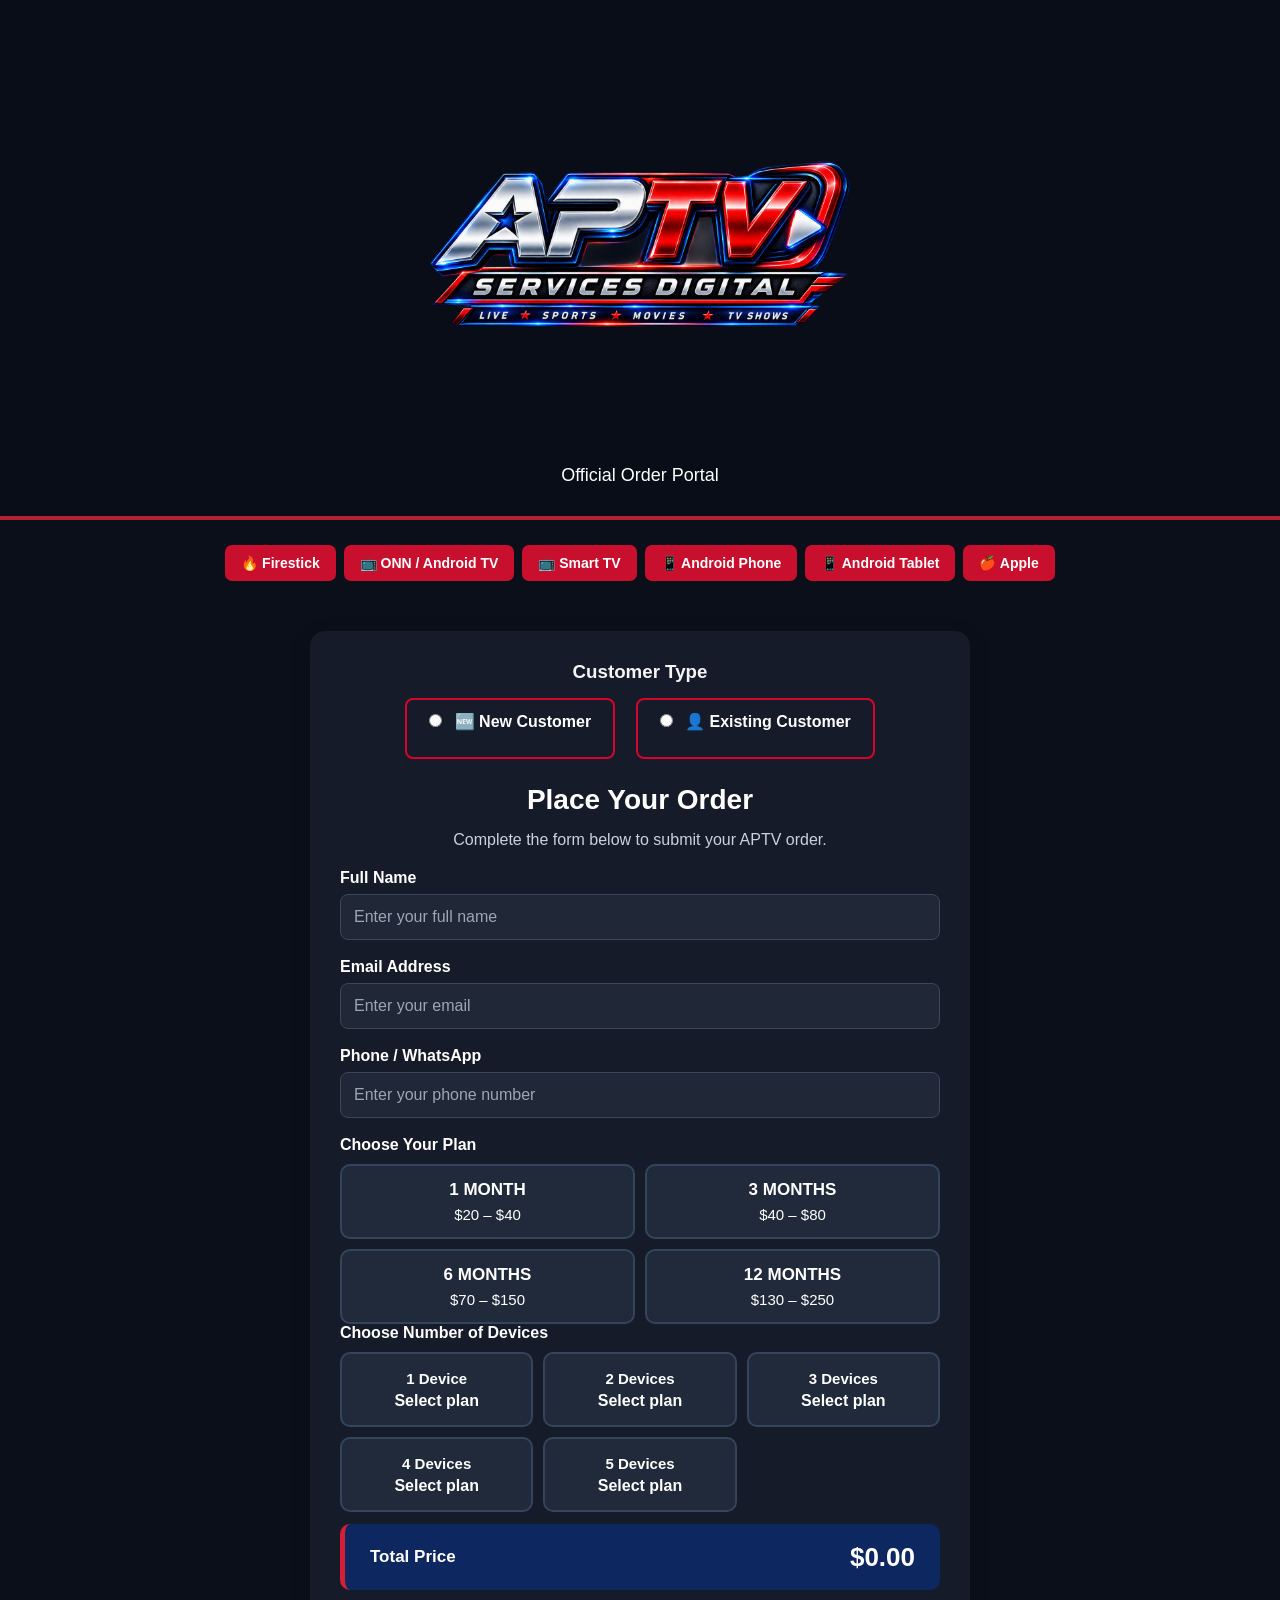
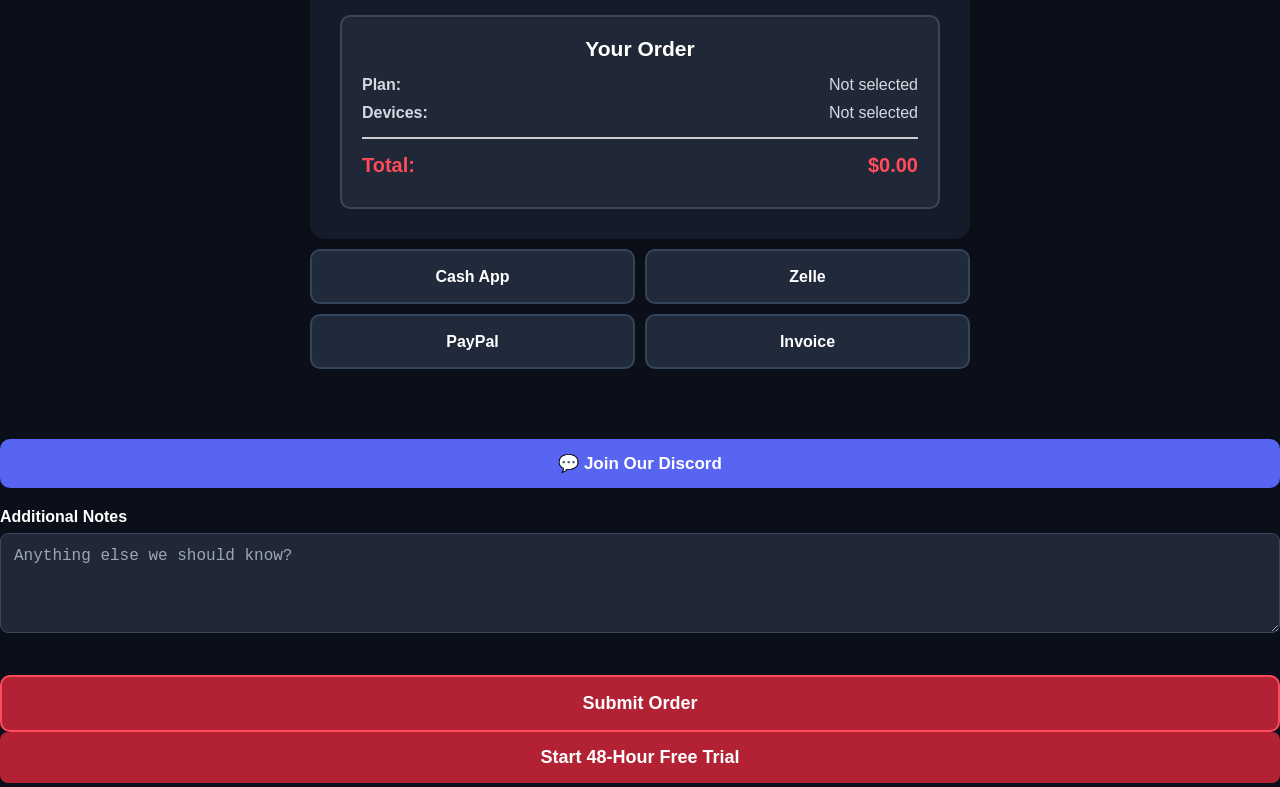
<file: index.html>
<!DOCTYPE html>
<html lang="en">
<head>
    <meta charset="UTF-8">
    <meta name="viewport" content="width=device-width, initial-scale=1.0">

    <link rel="stylesheet" href="style.css">
</head>

<body>

    <header>
    <img src="APTV.png" alt="APTV Services Digital TV" class="logo">

   

    <p>Official Order Portal</p>
</header>

</header>

<div style="text-align:center; margin:25px 0;">
    <div class="install-buttons">

    <a href="firestick.html" class="install-button">
        🔥 Firestick
    </a>

    <a href="onn.html" class="install-button">
        📺 ONN / Android TV
    </a>

    <a href="android-tv.html" class="install-button">
        📺 Smart TV
    </a>

    <a href="android-phone.html" class="install-button">
        📱 Android Phone
    </a>

    <a href="android-tablet.html" class="install-button">
        📱 Android Tablet
    </a>

    <a href="apple.html" class="install-button">
        🍎 Apple
    </a>

</div>
    </a>
</div>

<div class="container">    

        <div class="card">
<div class="customer-type">
    <h3>Customer Type</h3>
    <label>
    <input type="radio" name="customerType" value="new" required onchange="document.getElementById('existingCustomerField').style.display='none';">
        🆕 New Customer
    </label>

    <label>
       <input type="radio" name="customerType" value="existing" onchange="document.getElementById('existingCustomerField').style.display='block';">
        👤 Existing Customer
    </label>
    <div id="existingCustomerField" style="display:none; margin-bottom:20px;">
    <label for="existingCustomer">
        Existing Customer Information
    </label>
    <input
        type="text"
        id="existingCustomer"
        name="existingCustomer"
       placeholder="Enter your name or account information"
    >
</div>
</div>
            <h2>Place Your Order</h2>

            <p>
                Complete the form below to submit your APTV order.
            </p>

            <form action="https://formspree.io/f/mrpzeyyw" method="POST">
<input type="hidden" name="_next" value="thank-you.html">
                <label for="name">Full Name</label>
                <input
                    type="text"
                    id="name"
                    name="name"
                    placeholder="Enter your full name"
                    required
                >

                <label for="email">Email Address</label>
                <input
                    type="email"
                    id="email"
                    name="email"
                    placeholder="Enter your email"
                    required
                >

                <label for="phone">Phone / WhatsApp</label>
                <input
                    type="tel"
                    id="phone"
                    name="phone"
                    placeholder="Enter your phone number"
                >

             <label>Choose Your Plan</label>

<div class="option-buttons plan-buttons">

    <button type="button" class="option-btn" data-plan="1 Month">
        <strong>1 MONTH</strong>
        <span>$20 – $40</span>
    </button>

    <button type="button" class="option-btn" data-plan="3 Months">
        <strong>3 MONTHS</strong>
        <span>$40 – $80</span>
    </button>

    <button type="button" class="option-btn" data-plan="6 Months">
        <strong>6 MONTHS</strong>
        <span>$70 – $150</span>
    </button>

    <button type="button" class="option-btn" data-plan="12 Months">
        <strong>12 MONTHS</strong>
        <span>$130 – $250</span>
    </button>

</div>

<input type="hidden" id="plan" name="plan" required>
<label>Choose Number of Devices</label>

<div class="option-buttons device-buttons">
    <button type="button" class="option-btn" data-device="1 Device">1 Device</button>
    <button type="button" class="option-btn" data-device="2 Devices">2 Devices</button>
    <button type="button" class="option-btn" data-device="3 Devices">3 Devices</button>
    <button type="button" class="option-btn" data-device="4 Devices">4 Devices</button>
    <button type="button" class="option-btn" data-device="5 Devices">5 Devices</button>
</div>

<input type="hidden" id="devices" name="devices" required>
<input type="hidden" id="total-price" name="total_price" value="$0.00">
<div class="price-box">
    <span>Total Price</span>
    <strong id="price">$0.00</strong>
</div>
<div class="order-summary">
    <h3>Your Order</h3>

    <p>
        <strong>Plan:</strong>
        <span id="summary-plan">Not selected</span>
    </p>

    <p>
        <strong>Devices:</strong>
        <span id="summary-devices">Not selected</span>
    </p>

    <p class="summary-total">
        <strong>Total:</strong>
        <span id="summary-total">$0.00</span>
    </p>
</div>

</div>
 <div class="option-buttons payment-buttons">

    <button type="button" class="option-btn" data-payment="Cash App">
        Cash App
    </button>

    <button type="button" class="option-btn" data-payment="Zelle">
        Zelle
    </button>

    <button type="button" class="option-btn" data-payment="PayPal">
        PayPal
    </button>

    <button type="button" class="option-btn" data-payment="Invoice">
        Invoice
    </button>

</div>

<input type="hidden" id="payment" name="payment" required>

</div>

<input type="hidden" id="payment" name="payment" required>              
<a
   
    href="https://discord.gg/zfpChHZe7M"
    class="discord-button"
    target="_blank"
    rel="noopener noreferrer"
>
    💬 Join Our Discord
</a>

     <label for="notes">Additional Notes</label>
<textarea
    id="notes"
    name="notes"
    rows="4"
    placeholder="Anything else we should know?"
></textarea>

<button type="submit" class="submit-button">
    Submit Order
</button>

<button
    type="button"
    class="trial-button"
    onclick="window.location.href='free-trial.html';"
>
    Start 48-Hour Free Trial
</button>

</form>

</div>

</div>

<script src="script.js"></script>
</file>
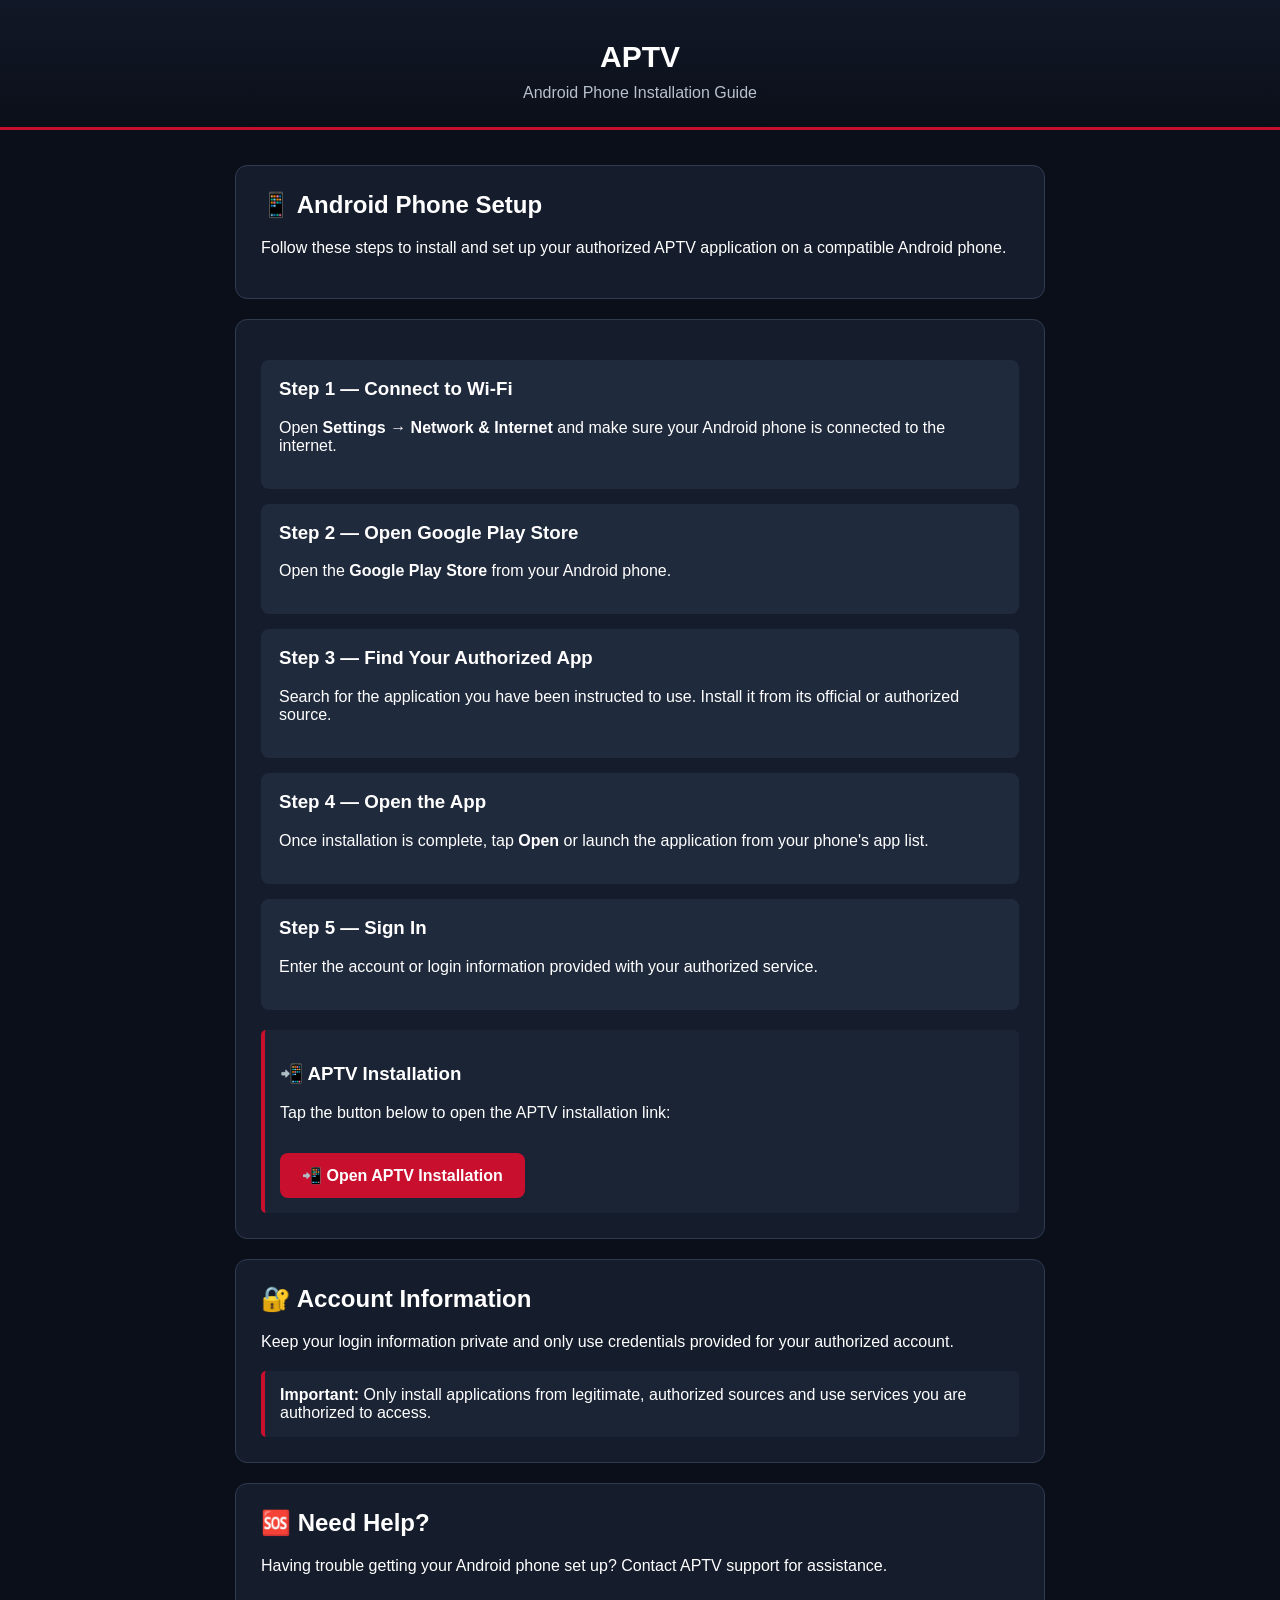
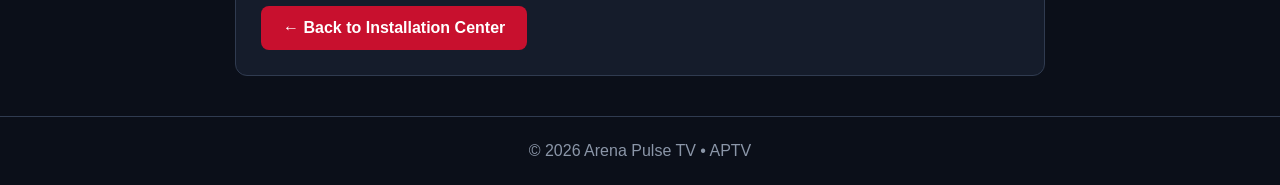
<file: android-phone.html>
<!DOCTYPE html>
<html lang="en">
<head>
<meta charset="UTF-8">
<meta name="viewport" content="width=device-width, initial-scale=1.0">

<title>APTV Android Phone Installation Guide</title>

<style>
* {
    box-sizing: border-box;
}

body {
    margin: 0;
    font-family: Arial, sans-serif;
    background: #0b0f19;
    color: white;
    text-align: center;
}

header {
    padding: 35px 20px 25px;
    background: linear-gradient(180deg, #111827, #0b0f19);
    border-bottom: 3px solid #c8102e;
}

.flag {
    font-size: 42px;
    margin-bottom: 10px;
}

h1 {
    margin: 5px 0;
    font-size: 30px;
}

.subtitle {
    color: #b8c0cc;
    font-size: 16px;
    margin-top: 10px;
}

.container {
    max-width: 850px;
    margin: 35px auto;
    padding: 0 20px;
}

.card {
    background: #151c2b;
    border: 1px solid #303b50;
    border-radius: 12px;
    padding: 25px;
    margin-bottom: 20px;
    text-align: left;
}

.card h2 {
    margin-top: 0;
}

.step {
    background: #202a3d;
    border-radius: 8px;
    padding: 18px;
    margin: 15px 0;
}

.step h3 {
    margin-top: 0;
}

.note {
    background: #1b2435;
    border-left: 4px solid #c8102e;
    padding: 15px;
    margin-top: 20px;
    border-radius: 5px;
}

.button {
    display: inline-block;
    margin-top: 15px;
    padding: 13px 22px;
    background: #c8102e;
    color: white;
    text-decoration: none;
    border-radius: 8px;
    font-weight: bold;
}

footer {
    margin-top: 40px;
    padding: 25px;
    color: #8b96a8;
    border-top: 1px solid #303b50;
}
</style>
</head>

<body>

<header>
   
    <h1>APTV</h1>
    <div class="subtitle">Android Phone Installation Guide</div>
</header>

<main class="container">

    <div class="card">
        <h2>📱 Android Phone Setup</h2>
        <p>
            Follow these steps to install and set up your authorized APTV
            application on a compatible Android phone.
        </p>
    </div>

    <div class="card">

        <div class="step">
            <h3>Step 1 — Connect to Wi-Fi</h3>
            <p>
                Open <strong>Settings → Network & Internet</strong> and make
                sure your Android phone is connected to the internet.
            </p>
        </div>

        <div class="step">
            <h3>Step 2 — Open Google Play Store</h3>
            <p>
                Open the <strong>Google Play Store</strong> from your Android
                phone.
            </p>
        </div>

        <div class="step">
            <h3>Step 3 — Find Your Authorized App</h3>
            <p>
                Search for the application you have been instructed to use.
                Install it from its official or authorized source.
            </p>
        </div>

        <div class="step">
            <h3>Step 4 — Open the App</h3>
            <p>
                Once installation is complete, tap <strong>Open</strong> or
                launch the application from your phone's app list.
            </p>
        </div>

        <div class="step">
            <h3>Step 5 — Sign In</h3>
            <p>
                Enter the account or login information provided with your
                authorized service.
            </p>
        </div>
<div class="note">
    <h3>📲 APTV Installation</h3>
    <p>Tap the button below to open the APTV installation link:</p>

    <a href="https://aftv.news/3245390"
       class="button"
       target="_blank"
       rel="noopener noreferrer">
        📲 Open APTV Installation
    </a>
</div>
    </div>

    <div class="card">
        <h2>🔐 Account Information</h2>

        <p>
            Keep your login information private and only use credentials
            provided for your authorized account.
        </p>

        <div class="note">
            <strong>Important:</strong> Only install applications from
            legitimate, authorized sources and use services you are
            authorized to access.
        </div>
    </div>

    <div class="card">
        <h2>🆘 Need Help?</h2>

        <p>
            Having trouble getting your Android phone set up?
            Contact APTV support for assistance.
        </p>

        <a href="install.html" class="button">
            ← Back to Installation Center
        </a>
    </div>

</main>

<footer>
    © 2026 Arena Pulse TV • APTV
</footer>

</body>
</html>
</file>
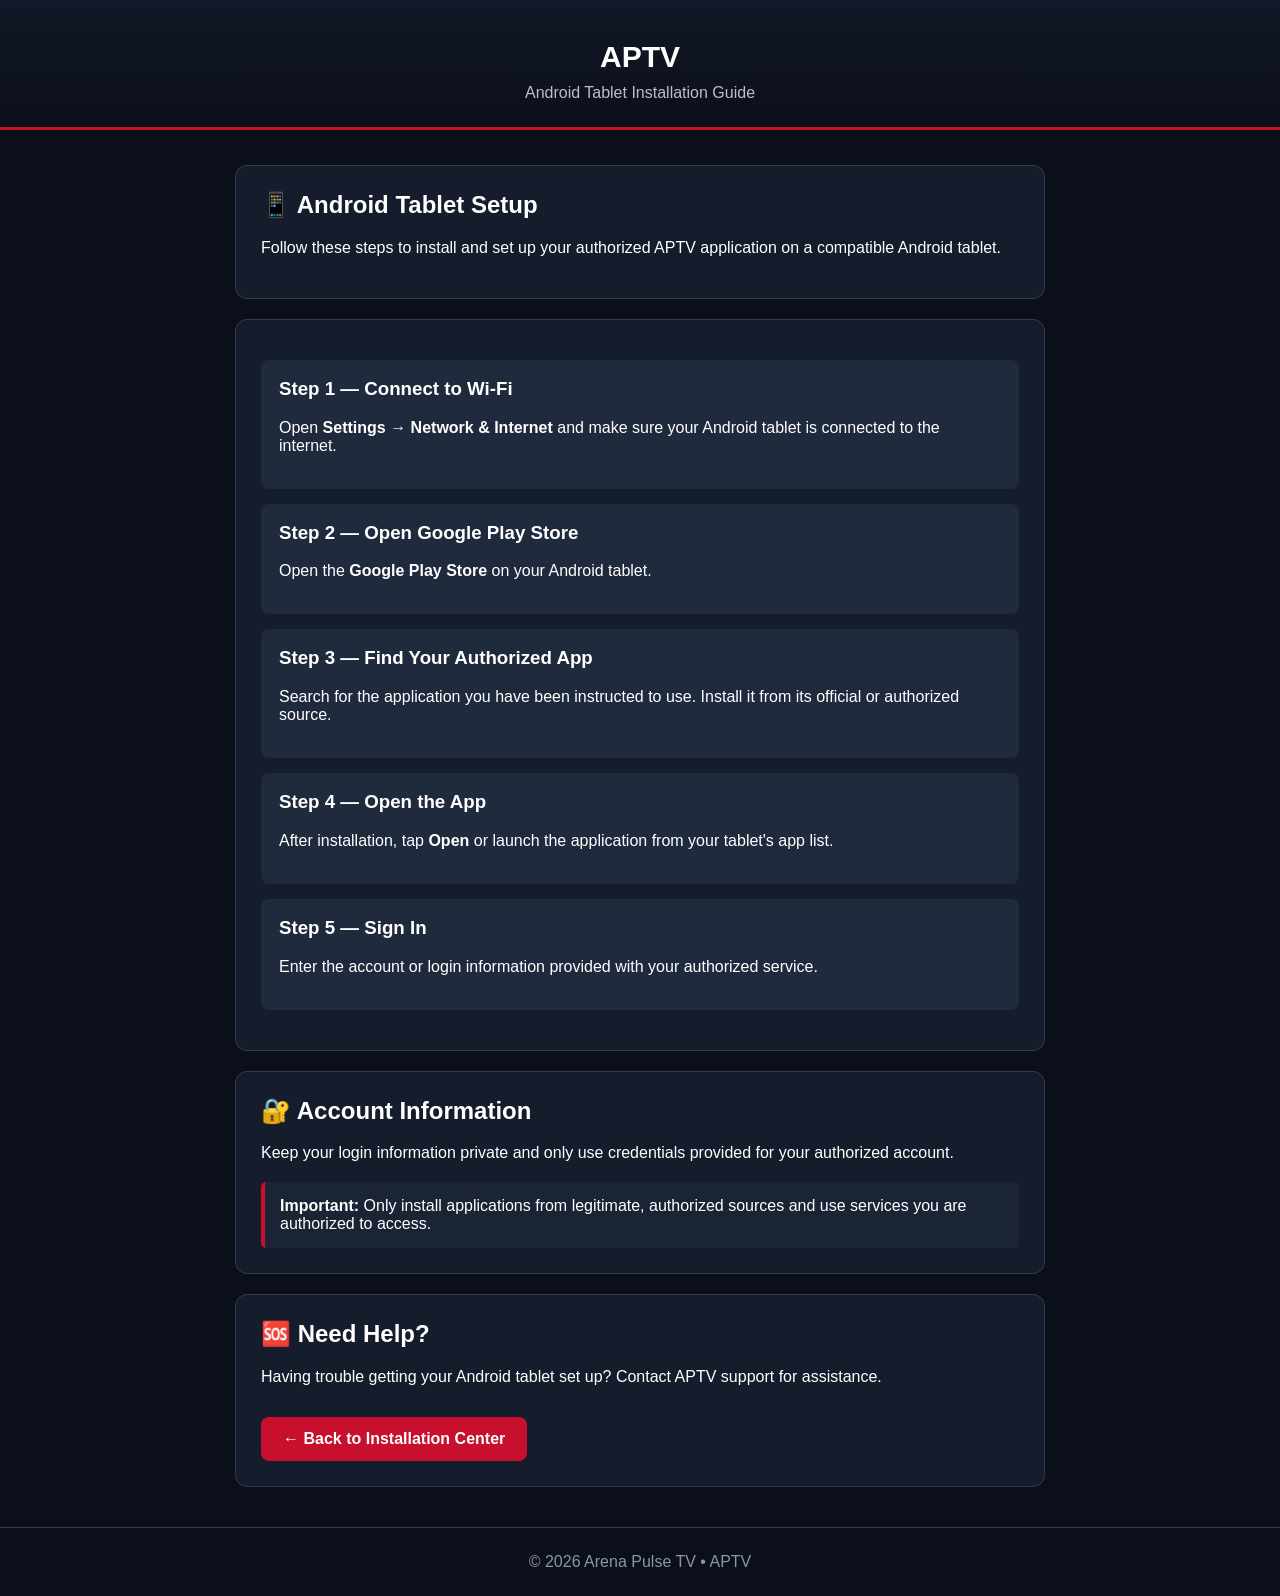
<file: android-tablet.html>
<!DOCTYPE html>
<html lang="en">
<head>
<meta charset="UTF-8">
<meta name="viewport" content="width=device-width, initial-scale=1.0">

<title>APTV Android Tablet Installation Guide</title>

<style>
* {
    box-sizing: border-box;
}

body {
    margin: 0;
    font-family: Arial, sans-serif;
    background: #0b0f19;
    color: white;
    text-align: center;
}

header {
    padding: 35px 20px 25px;
    background: linear-gradient(180deg, #111827, #0b0f19);
    border-bottom: 3px solid #c8102e;
}

.flag {
    font-size: 42px;
    margin-bottom: 10px;
}

h1 {
    margin: 5px 0;
    font-size: 30px;
}

.subtitle {
    color: #b8c0cc;
    font-size: 16px;
    margin-top: 10px;
}

.container {
    max-width: 850px;
    margin: 35px auto;
    padding: 0 20px;
}

.card {
    background: #151c2b;
    border: 1px solid #303b50;
    border-radius: 12px;
    padding: 25px;
    margin-bottom: 20px;
    text-align: left;
}

.card h2 {
    margin-top: 0;
}

.step {
    background: #202a3d;
    border-radius: 8px;
    padding: 18px;
    margin: 15px 0;
}

.step h3 {
    margin-top: 0;
}

.note {
    background: #1b2435;
    border-left: 4px solid #c8102e;
    padding: 15px;
    margin-top: 20px;
    border-radius: 5px;
}

.button {
    display: inline-block;
    margin-top: 15px;
    padding: 13px 22px;
    background: #c8102e;
    color: white;
    text-decoration: none;
    border-radius: 8px;
    font-weight: bold;
}

footer {
    margin-top: 40px;
    padding: 25px;
    color: #8b96a8;
    border-top: 1px solid #303b50;
}
</style>
</head>

<body>

<header>
    
    <h1>APTV</h1>
    <div class="subtitle">Android Tablet Installation Guide</div>
</header>

<main class="container">

    <div class="card">
        <h2>📱 Android Tablet Setup</h2>
        <p>
            Follow these steps to install and set up your authorized APTV
            application on a compatible Android tablet.
        </p>
    </div>

    <div class="card">

        <div class="step">
            <h3>Step 1 — Connect to Wi-Fi</h3>
            <p>
                Open <strong>Settings → Network & Internet</strong> and make
                sure your Android tablet is connected to the internet.
            </p>
        </div>

        <div class="step">
            <h3>Step 2 — Open Google Play Store</h3>
            <p>
                Open the <strong>Google Play Store</strong> on your Android
                tablet.
            </p>
        </div>

        <div class="step">
            <h3>Step 3 — Find Your Authorized App</h3>
            <p>
                Search for the application you have been instructed to use.
                Install it from its official or authorized source.
            </p>
        </div>

        <div class="step">
            <h3>Step 4 — Open the App</h3>
            <p>
                After installation, tap <strong>Open</strong> or launch the
                application from your tablet's app list.
            </p>
        </div>

        <div class="step">
            <h3>Step 5 — Sign In</h3>
            <p>
                Enter the account or login information provided with your
                authorized service.
            </p>
        </div>

    </div>

    <div class="card">
        <h2>🔐 Account Information</h2>

        <p>
            Keep your login information private and only use credentials
            provided for your authorized account.
        </p>

        <div class="note">
            <strong>Important:</strong> Only install applications from
            legitimate, authorized sources and use services you are
            authorized to access.
        </div>
    </div>

    <div class="card">
        <h2>🆘 Need Help?</h2>

        <p>
            Having trouble getting your Android tablet set up?
            Contact APTV support for assistance.
        </p>

        <a href="install.html" class="button">
            ← Back to Installation Center
        </a>
    </div>

</main>

<footer>
    © 2026 Arena Pulse TV • APTV
</footer>

</body>
</html>
</file>
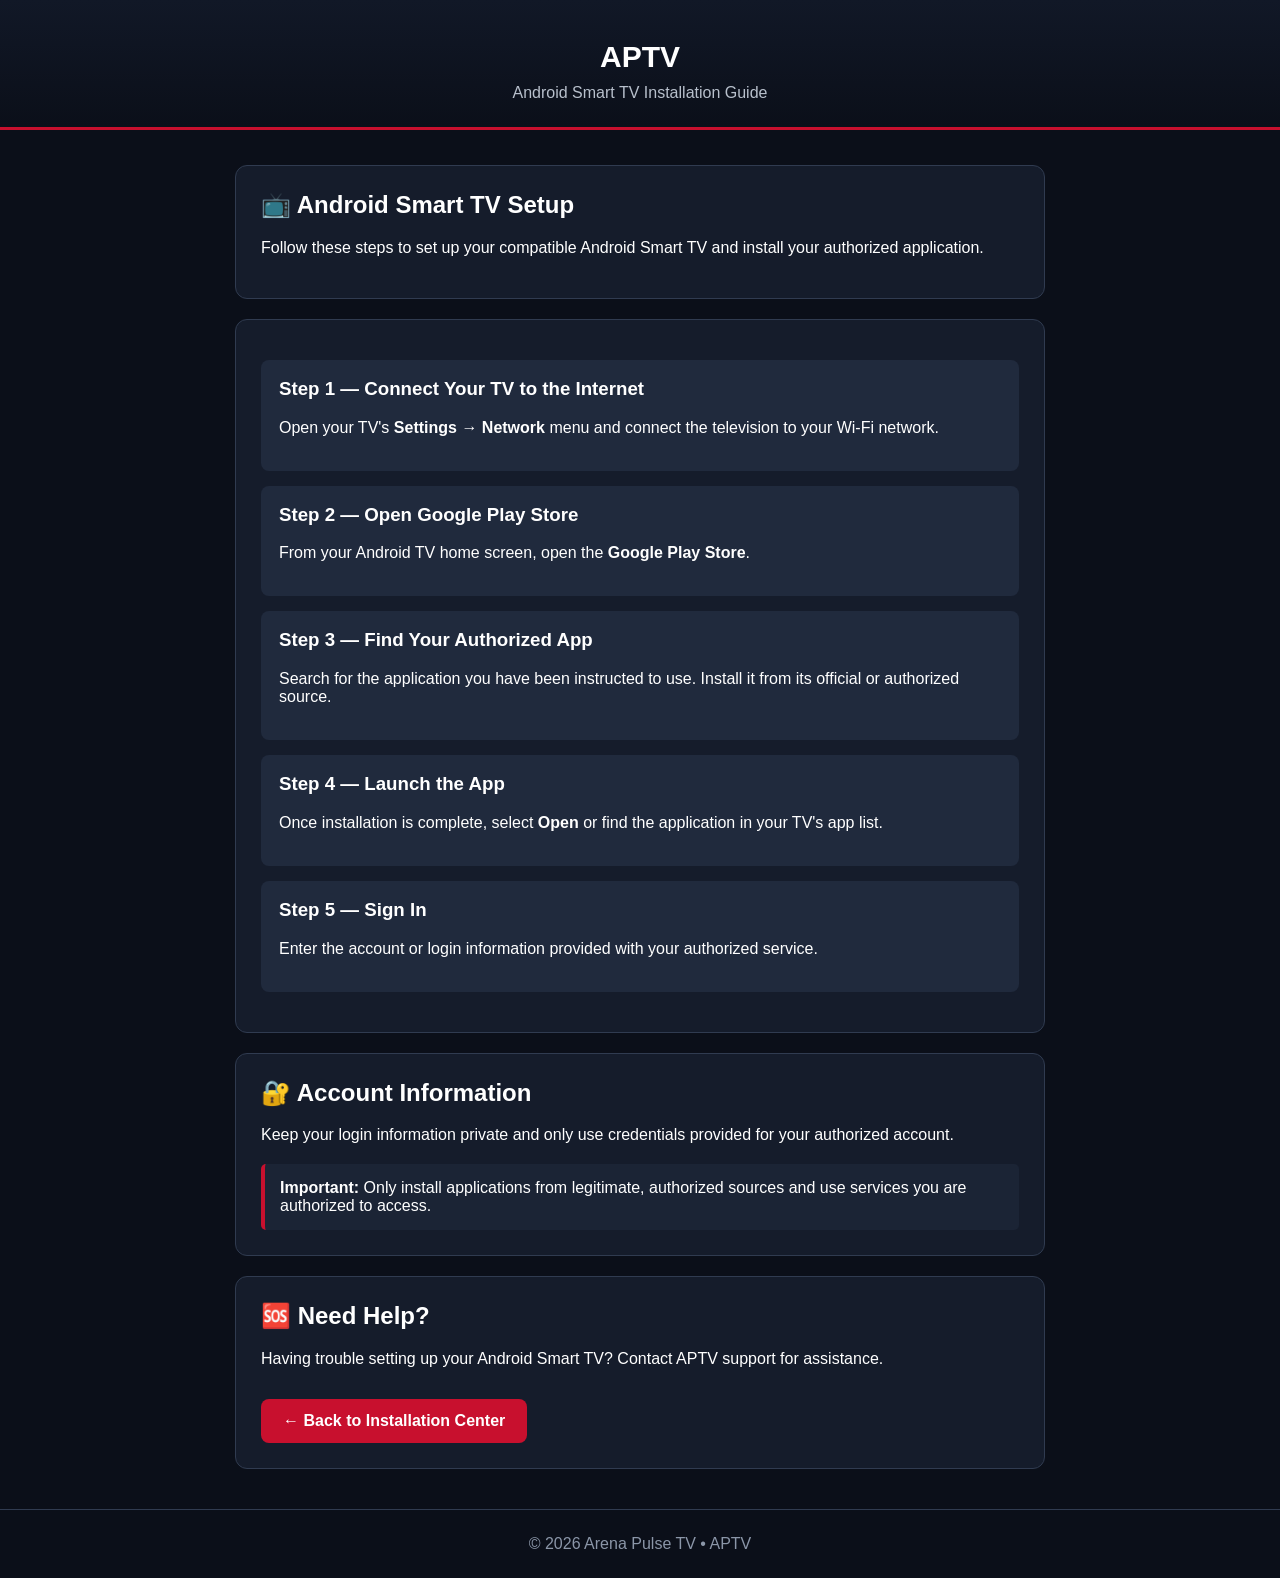
<file: android-tv.html>
<!DOCTYPE html>
<html lang="en">
<head>
<meta charset="UTF-8">
<meta name="viewport" content="width=device-width, initial-scale=1.0">

<title>APTV Android Smart TV Installation Guide</title>

<style>
* {
    box-sizing: border-box;
}

body {
    margin: 0;
    font-family: Arial, sans-serif;
    background: #0b0f19;
    color: white;
    text-align: center;
}

header {
    padding: 35px 20px 25px;
    background: linear-gradient(180deg, #111827, #0b0f19);
    border-bottom: 3px solid #c8102e;
}

.flag {
    font-size: 42px;
    margin-bottom: 10px;
}

h1 {
    margin: 5px 0;
    font-size: 30px;
}

.subtitle {
    color: #b8c0cc;
    font-size: 16px;
    margin-top: 10px;
}

.container {
    max-width: 850px;
    margin: 35px auto;
    padding: 0 20px;
}

.card {
    background: #151c2b;
    border: 1px solid #303b50;
    border-radius: 12px;
    padding: 25px;
    margin-bottom: 20px;
    text-align: left;
}

.card h2 {
    margin-top: 0;
}

.step {
    background: #202a3d;
    border-radius: 8px;
    padding: 18px;
    margin: 15px 0;
}

.step h3 {
    margin-top: 0;
}

.note {
    background: #1b2435;
    border-left: 4px solid #c8102e;
    padding: 15px;
    margin-top: 20px;
    border-radius: 5px;
}

.button {
    display: inline-block;
    margin-top: 15px;
    padding: 13px 22px;
    background: #c8102e;
    color: white;
    text-decoration: none;
    border-radius: 8px;
    font-weight: bold;
}

footer {
    margin-top: 40px;
    padding: 25px;
    color: #8b96a8;
    border-top: 1px solid #303b50;
}
</style>
</head>

<body>

<header>
    
    <h1>APTV</h1>
    <div class="subtitle">Android Smart TV Installation Guide</div>
</header>

<main class="container">

    <div class="card">
        <h2>📺 Android Smart TV Setup</h2>
        <p>
            Follow these steps to set up your compatible Android Smart TV
            and install your authorized application.
        </p>
    </div>

    <div class="card">

        <div class="step">
            <h3>Step 1 — Connect Your TV to the Internet</h3>
            <p>
                Open your TV's <strong>Settings → Network</strong> menu and
                connect the television to your Wi-Fi network.
            </p>
        </div>

        <div class="step">
            <h3>Step 2 — Open Google Play Store</h3>
            <p>
                From your Android TV home screen, open the
                <strong>Google Play Store</strong>.
            </p>
        </div>

        <div class="step">
            <h3>Step 3 — Find Your Authorized App</h3>
            <p>
                Search for the application you have been instructed to use.
                Install it from its official or authorized source.
            </p>
        </div>

        <div class="step">
            <h3>Step 4 — Launch the App</h3>
            <p>
                Once installation is complete, select
                <strong>Open</strong> or find the application in your
                TV's app list.
            </p>
        </div>

        <div class="step">
            <h3>Step 5 — Sign In</h3>
            <p>
                Enter the account or login information provided with your
                authorized service.
            </p>
        </div>

    </div>

    <div class="card">
        <h2>🔐 Account Information</h2>

        <p>
            Keep your login information private and only use credentials
            provided for your authorized account.
        </p>

        <div class="note">
            <strong>Important:</strong> Only install applications from
            legitimate, authorized sources and use services you are
            authorized to access.
        </div>
    </div>

    <div class="card">
        <h2>🆘 Need Help?</h2>

        <p>
            Having trouble setting up your Android Smart TV?
            Contact APTV support for assistance.
        </p>

        <a href="install.html" class="button">
            ← Back to Installation Center
        </a>
    </div>

</main>

<footer>
    © 2026 Arena Pulse TV • APTV
</footer>
 
</body>
</html>
</file>
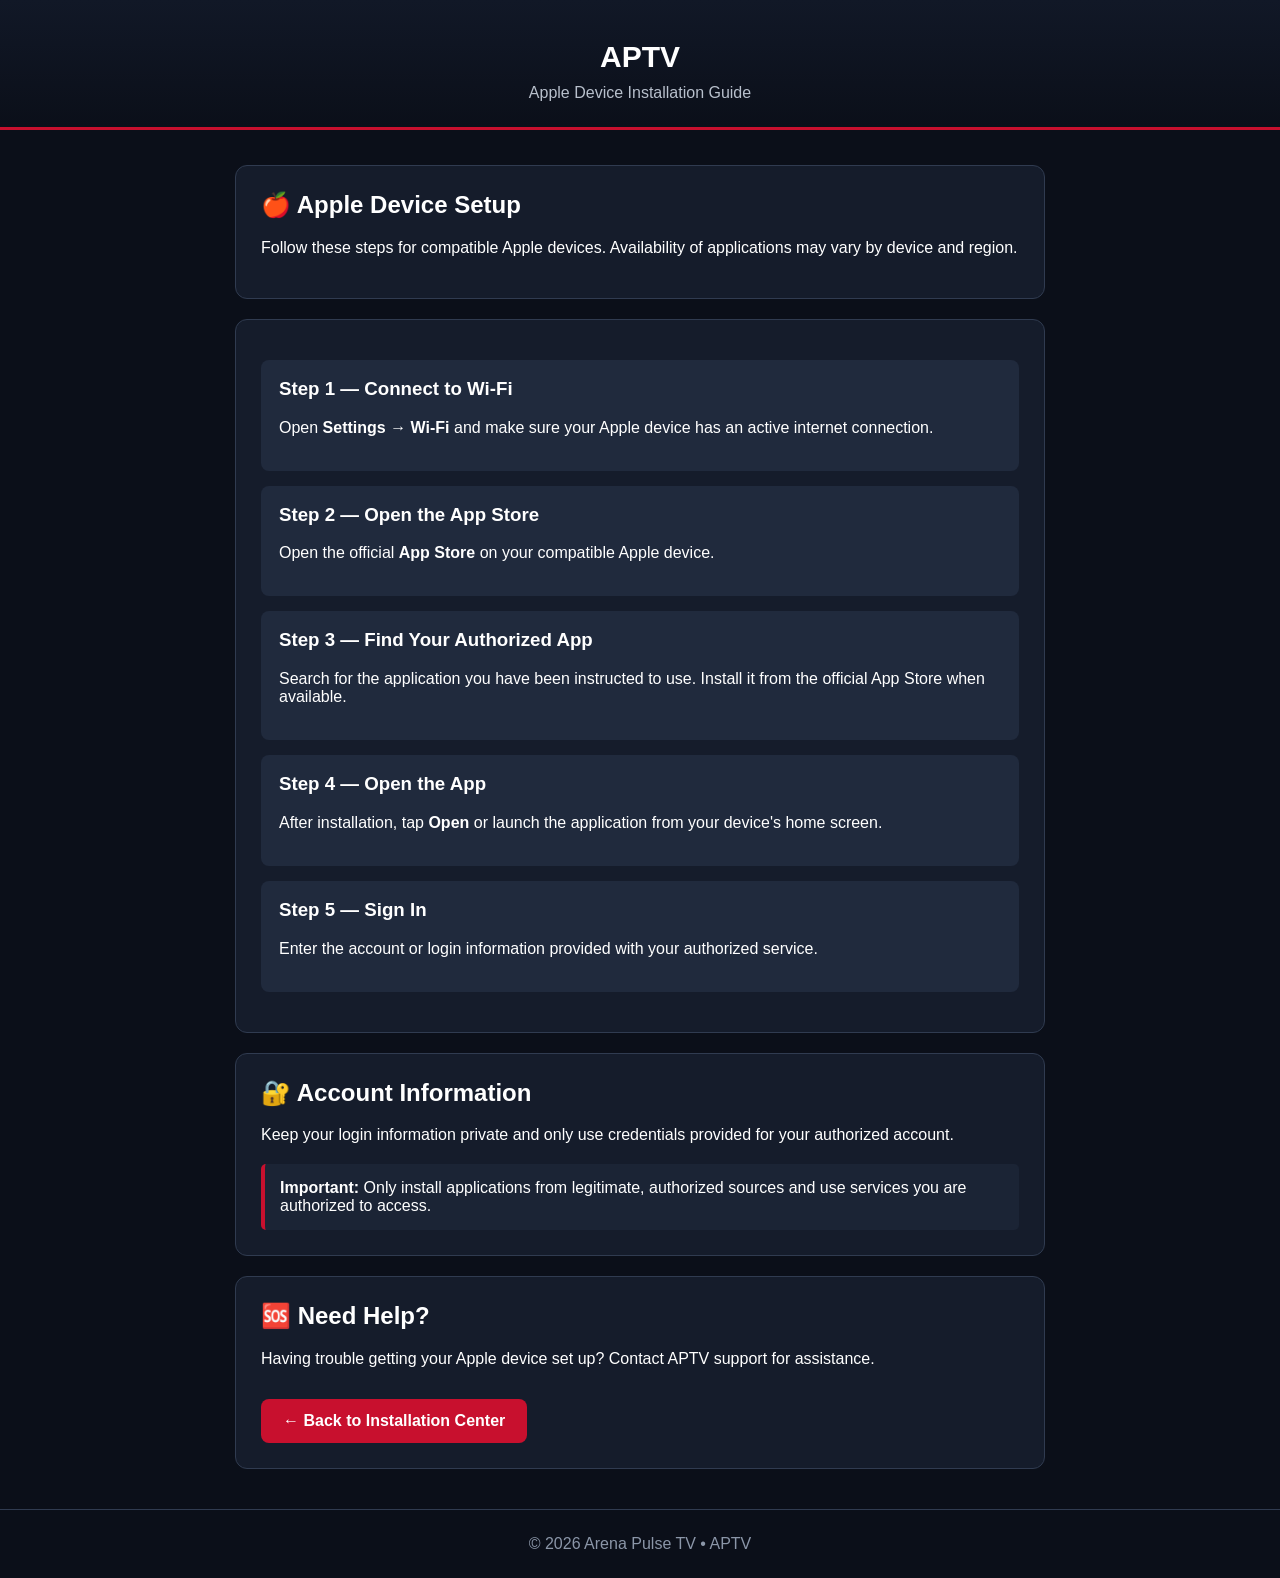
<file: apple.html>
<!DOCTYPE html>
<html lang="en">
<head>
<meta charset="UTF-8">
<meta name="viewport" content="width=device-width, initial-scale=1.0">

<title>APTV Apple Device Installation Guide</title>

<style>
* {
    box-sizing: border-box;
}

body {
    margin: 0;
    font-family: Arial, sans-serif;
    background: #0b0f19;
    color: white;
    text-align: center;
}

header {
    padding: 35px 20px 25px;
    background: linear-gradient(180deg, #111827, #0b0f19);
    border-bottom: 3px solid #c8102e;
}

.flag {
    font-size: 42px;
    margin-bottom: 10px;
}

h1 {
    margin: 5px 0;
    font-size: 30px;
}

.subtitle {
    color: #b8c0cc;
    font-size: 16px;
    margin-top: 10px;
}

.container {
    max-width: 850px;
    margin: 35px auto;
    padding: 0 20px;
}

.card {
    background: #151c2b;
    border: 1px solid #303b50;
    border-radius: 12px;
    padding: 25px;
    margin-bottom: 20px;
    text-align: left;
}

.card h2 {
    margin-top: 0;
}

.step {
    background: #202a3d;
    border-radius: 8px;
    padding: 18px;
    margin: 15px 0;
}

.step h3 {
    margin-top: 0;
}

.note {
    background: #1b2435;
    border-left: 4px solid #c8102e;
    padding: 15px;
    margin-top: 20px;
    border-radius: 5px;
}

.button {
    display: inline-block;
    margin-top: 15px;
    padding: 13px 22px;
    background: #c8102e;
    color: white;
    text-decoration: none;
    border-radius: 8px;
    font-weight: bold;
}

footer {
    margin-top: 40px;
    padding: 25px;
    color: #8b96a8;
    border-top: 1px solid #303b50;
}
</style>
</head>

<body>

<header>
   
    <h1>APTV</h1>
    <div class="subtitle">Apple Device Installation Guide</div>
</header>

<main class="container">

    <div class="card">
        <h2>🍎 Apple Device Setup</h2>
        <p>
            Follow these steps for compatible Apple devices.
            Availability of applications may vary by device and region.
        </p>
    </div>

    <div class="card">

        <div class="step">
            <h3>Step 1 — Connect to Wi-Fi</h3>
            <p>
                Open <strong>Settings → Wi-Fi</strong> and make sure your
                Apple device has an active internet connection.
            </p>
        </div>

        <div class="step">
            <h3>Step 2 — Open the App Store</h3>
            <p>
                Open the official <strong>App Store</strong> on your
                compatible Apple device.
            </p>
        </div>

        <div class="step">
            <h3>Step 3 — Find Your Authorized App</h3>
            <p>
                Search for the application you have been instructed to use.
                Install it from the official App Store when available.
            </p>
        </div>

        <div class="step">
            <h3>Step 4 — Open the App</h3>
            <p>
                After installation, tap <strong>Open</strong> or launch the
                application from your device's home screen.
            </p>
        </div>

        <div class="step">
            <h3>Step 5 — Sign In</h3>
            <p>
                Enter the account or login information provided with your
                authorized service.
            </p>
        </div>

    </div>

    <div class="card">
        <h2>🔐 Account Information</h2>

        <p>
            Keep your login information private and only use credentials
            provided for your authorized account.
        </p>

        <div class="note">
            <strong>Important:</strong> Only install applications from
            legitimate, authorized sources and use services you are
            authorized to access.
        </div>
    </div>

    <div class="card">
        <h2>🆘 Need Help?</h2>

        <p>
            Having trouble getting your Apple device set up?
            Contact APTV support for assistance.
        </p>

        <a href="install.html" class="button">
            ← Back to Installation Center
        </a>
    </div>

</main>

<footer>
    © 2026 Arena Pulse TV • APTV
</footer>

</body>
</html>
</file>
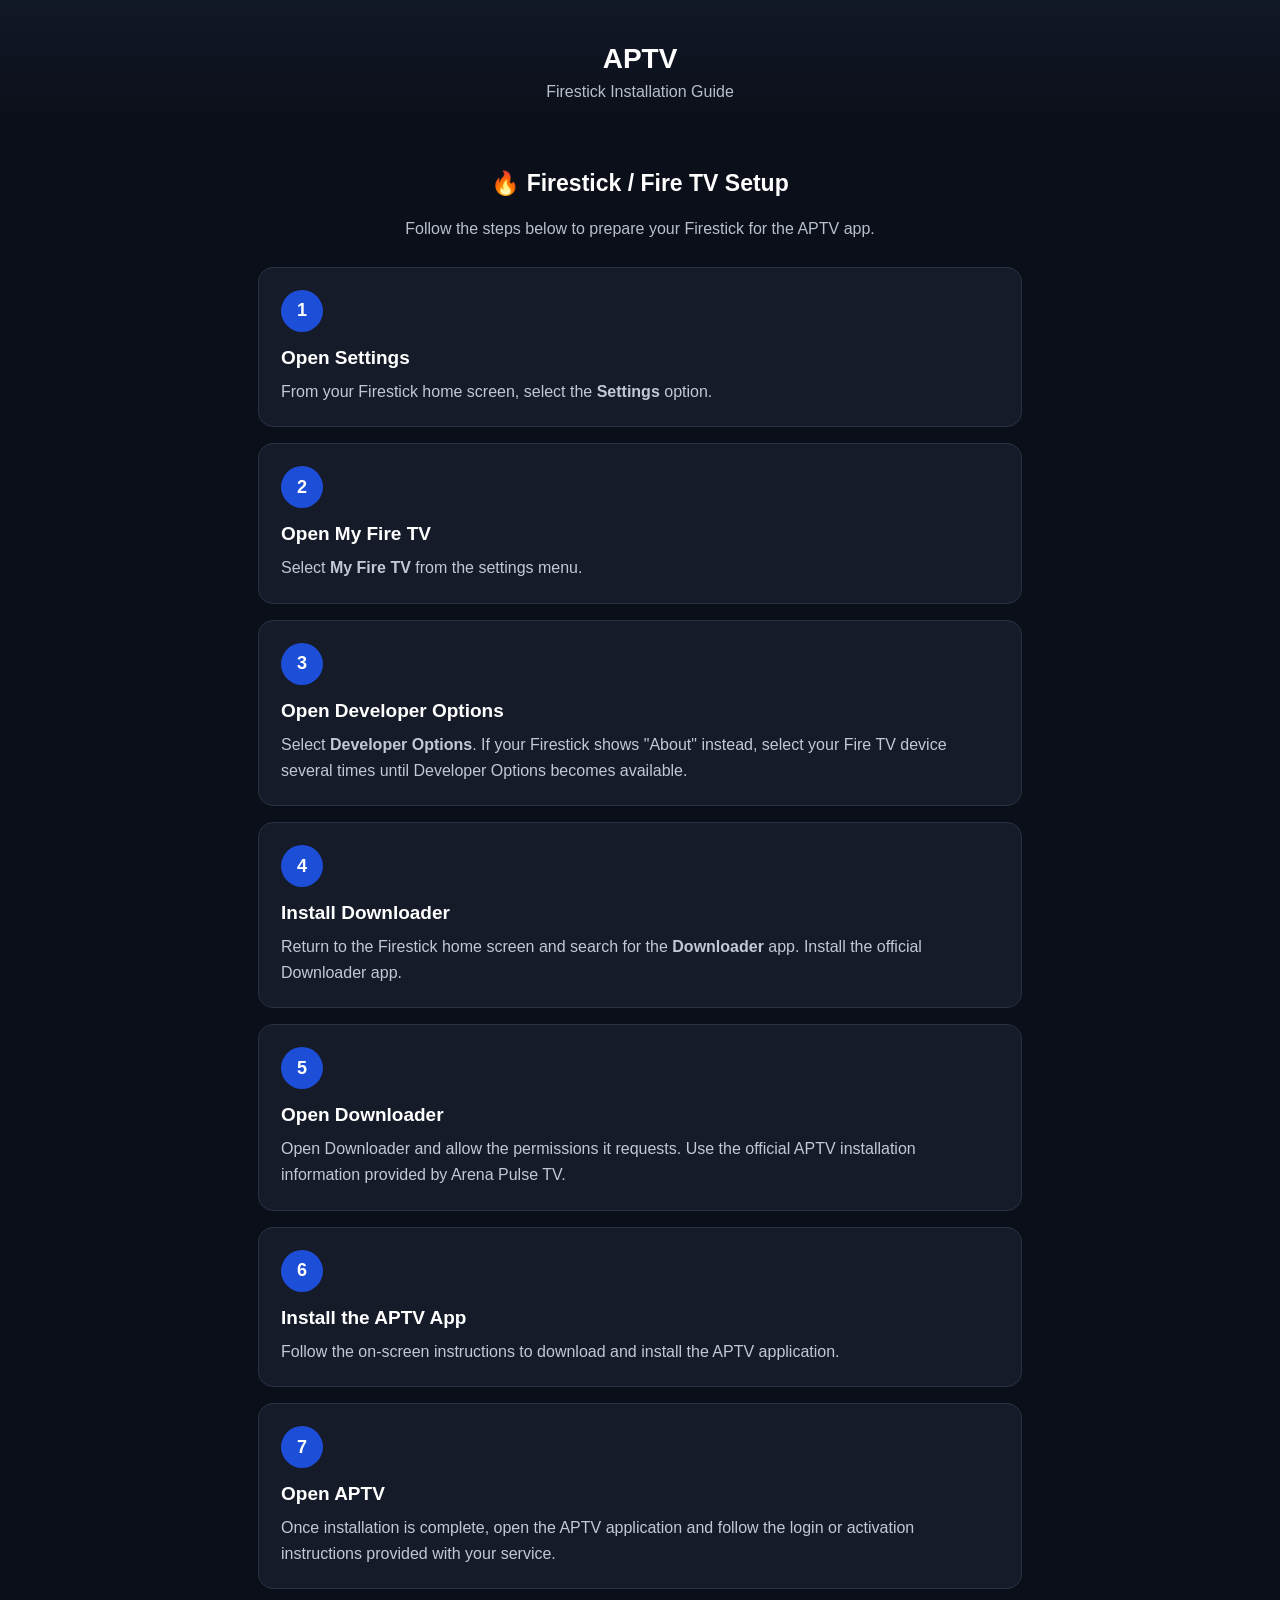
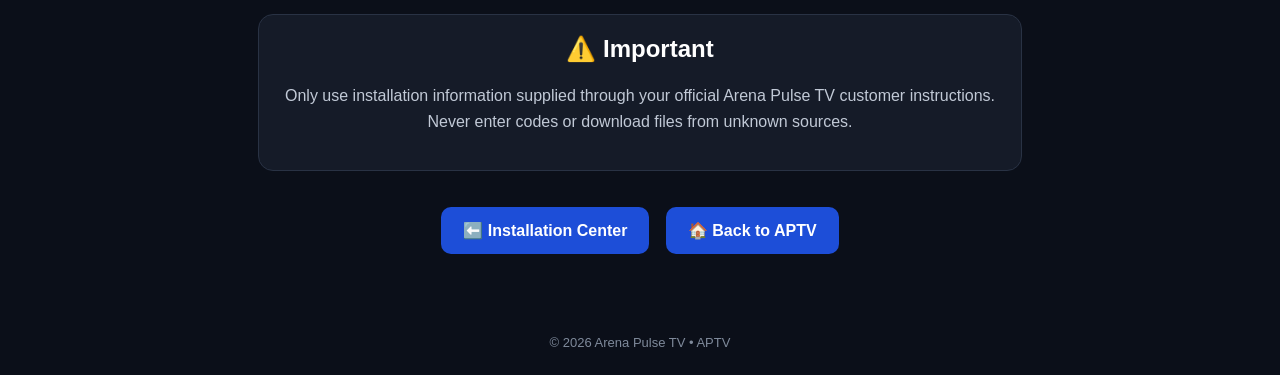
<file: firestick.html>
<!DOCTYPE html>
<html lang="en">
<head>
  <meta charset="UTF-8">
  <meta name="viewport" content="width=device-width, initial-scale=1.0">
  <title>APTV Firestick Installation</title>

  <style>
    * {
      box-sizing: border-box;
    }

    body {
      margin: 0;
      font-family: Arial, sans-serif;
      background: #0b0f19;
      color: white;
    }

    header {
      text-align: center;
      padding: 35px 20px 25px;
      background: linear-gradient(180deg, #111827, #0b0f19);
    }

    .flag {
      font-size: 40px;
    }

    h1 {
      margin: 8px 0;
      font-size: 28px;
    }

    .subtitle {
      color: #b8c0cc;
      font-size: 16px;
    }

    .container {
      max-width: 800px;
      margin: auto;
      padding: 25px 18px 50px;
    }

    .intro {
      text-align: center;
      margin-bottom: 25px;
    }

    .intro h2 {
      font-size: 23px;
    }

    .intro p {
      color: #b8c0cc;
      line-height: 1.6;
    }

    .step {
      background: #151b28;
      border: 1px solid #293244;
      border-radius: 15px;
      padding: 22px;
      margin-bottom: 16px;
    }

    .step-number {
      display: inline-flex;
      align-items: center;
      justify-content: center;
      width: 42px;
      height: 42px;
      border-radius: 50%;
      background: #1d4ed8;
      font-weight: bold;
      font-size: 18px;
      margin-bottom: 10px;
    }

    .step h3 {
      margin: 5px 0 10px;
      font-size: 19px;
    }

    .step p {
      margin: 0;
      color: #c1c9d6;
      line-height: 1.6;
    }

    .important {
      margin-top: 25px;
      padding: 20px;
      background: #151b28;
      border: 1px solid #293244;
      border-radius: 15px;
      text-align: center;
    }

    .important h2 {
      margin-top: 0;
    }

    .important p {
      color: #c1c9d6;
      line-height: 1.6;
    }

    .button-area {
      text-align: center;
      margin-top: 30px;
    }

    .button {
      display: inline-block;
      padding: 14px 22px;
      margin: 6px;
      border-radius: 10px;
      background: #1d4ed8;
      color: white;
      text-decoration: none;
      font-weight: bold;
    }

    .button:hover {
      background: #2563eb;
    }

    footer {
      text-align: center;
      padding: 25px;
      color: #7f8a9b;
      font-size: 13px;
    }
  </style>
</head>

<body>

  <header>
    
    <h1>APTV</h1>
    <div class="subtitle">Firestick Installation Guide</div>
  </header>

  <main class="container">

    <div class="intro">
      <h2>🔥 Firestick / Fire TV Setup</h2>
      <p>
        Follow the steps below to prepare your Firestick for the APTV app.
      </p>
    </div>

    <div class="step">
      <div class="step-number">1</div>
      <h3>Open Settings</h3>
      <p>
        From your Firestick home screen, select the
        <strong>Settings</strong> option.
      </p>
    </div>

    <div class="step">
      <div class="step-number">2</div>
      <h3>Open My Fire TV</h3>
      <p>
        Select <strong>My Fire TV</strong> from the settings menu.
      </p>
    </div>

    <div class="step">
      <div class="step-number">3</div>
      <h3>Open Developer Options</h3>
      <p>
        Select <strong>Developer Options</strong>.
        If your Firestick shows "About" instead, select your Fire TV device
        several times until Developer Options becomes available.
      </p>
    </div>

    <div class="step">
      <div class="step-number">4</div>
      <h3>Install Downloader</h3>
      <p>
        Return to the Firestick home screen and search for the
        <strong>Downloader</strong> app. Install the official Downloader app.
      </p>
    </div>

    <div class="step">
      <div class="step-number">5</div>
      <h3>Open Downloader</h3>
      <p>
        Open Downloader and allow the permissions it requests.
        Use the official APTV installation information provided by Arena Pulse TV.
      </p>
    </div>

    <div class="step">
      <div class="step-number">6</div>
      <h3>Install the APTV App</h3>
      <p>
        Follow the on-screen instructions to download and install the
        APTV application.
      </p>
    </div>

    <div class="step">
      <div class="step-number">7</div>
      <h3>Open APTV</h3>
      <p>
        Once installation is complete, open the APTV application and
        follow the login or activation instructions provided with your service.
      </p>
    </div>

    <div class="important">
      <h2>⚠️ Important</h2>
      <p>
        Only use installation information supplied through your official
        Arena Pulse TV customer instructions. Never enter codes or download
        files from unknown sources.
      </p>
    </div>

    <div class="button-area">
      <a href="install.html" class="button">⬅️ Installation Center</a>
      <a href="index.html" class="button">🏠 Back to APTV</a>
    </div>

  </main>

  <footer>
    © 2026 Arena Pulse TV • APTV
  </footer>

</body>
</html>
</file>
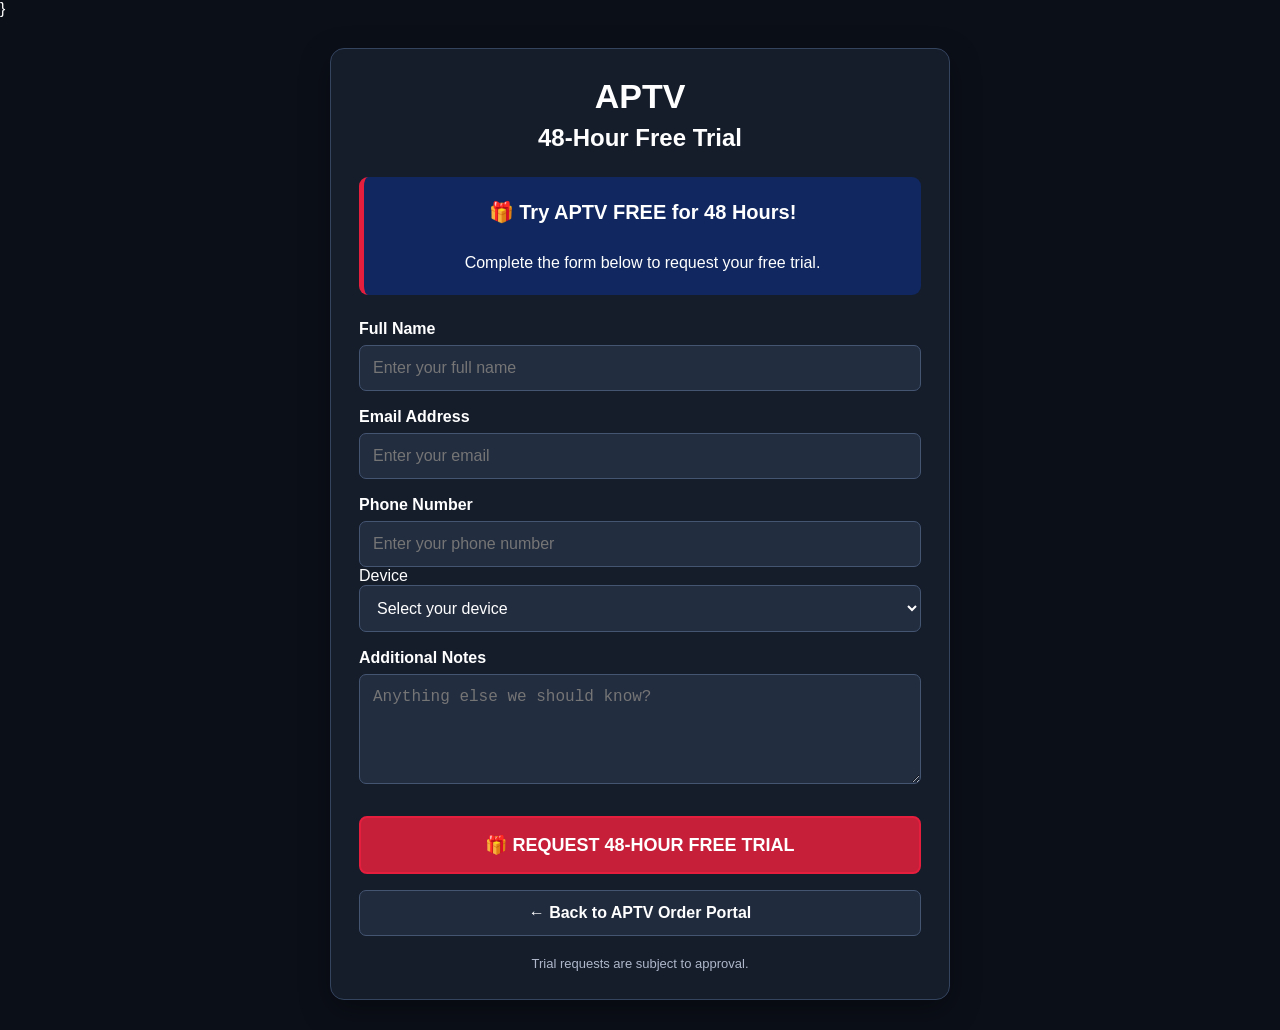
<file: free-trial.html>
<!DOCTYPE html>
<html lang="en">
<head>
    <meta charset="UTF-8">
    <meta name="viewport" content="width=device-width, initial-scale=1.0">
    <title>APTV - 48-Hour Free Trial</title>

    <style>
      
    * {
        box-sizing: border-box;
    }

    body {
        margin: 0;
        font-family: Arial, sans-serif;
        background: #0b0f18;
        color: #ffffff;
    }

    .container {
        width: 100%;
        max-width: 620px;
        margin: 30px auto;
        padding: 28px;
        background: #151d2b;
        border: 1px solid #34445f;
        border-radius: 14px;
        box-shadow: 0 10px 30px rgba(0, 0, 0, 0.35);
    }

    h1 {
        text-align: center;
        margin: 0;
        font-size: 34px;
        font-weight: 800;
    }

    .subtitle {
        text-align: center;
        margin: 8px 0 25px;
        color: #ffffff;
        font-size: 24px;
        font-weight: 800;
    }

    .trial-box {
        background: #10285f;
        border-left: 5px solid #e51e3e;
        padding: 20px;
        border-radius: 9px;
        margin-bottom: 25px;
        text-align: center;
        line-height: 1.5;
    }

    .trial-box strong {
        font-size: 20px;
    }

    label {
        display: block;
        margin-top: 17px;
        margin-bottom: 7px;
        font-weight: 700;
    }

    input,
    select,
    textarea {
        width: 100%;
        padding: 13px;
        border-radius: 7px;
        border: 1px solid #445572;
        background: #222d40;
        color: #ffffff;
        font-size: 16px;
        outline: none;
    }

    input:focus,
    select:focus,
    textarea:focus {
        border-color: #e51e3e;
    }

    textarea {
        min-height: 110px;
        resize: vertical;
    }

    .trial-submit {
        width: 100%;
        margin-top: 28px;
        padding: 16px;
        border: 2px solid #e51e3e;
        border-radius: 8px;
        background: #c51f3a;
        color: #ffffff;
        font-size: 18px;
        font-weight: 800;
        cursor: pointer;
    }

    .trial-submit:hover {
        background: #e51e3e;
    }

    .back-button {
        display: block;
        width: 100%;
        margin-top: 16px;
        padding: 13px;
        text-align: center;
        border: 1px solid #445572;
        border-radius: 7px;
        background: #202b3e;
        color: #ffffff;
        text-decoration: none;
        font-weight: 700;
    }

    .back-button:hover {
        background: #2a3850;
    }

    .notice {
        margin-top: 20px;
        text-align: center;
        font-size: 13px;
        color: #aeb8ca;
    }

    @media (max-width: 650px) {
        .container {
            margin: 0;
            min-height: 100vh;
            border-radius: 0;
            padding: 20px;
        }

        h1 {
            font-size: 30px;
        }

        .subtitle {
            font-size: 21px;
        }
    }
</style> 
        }
    </style>
</head>

<body>

<div class="container">

    <h1>APTV</h1>

    <div class="subtitle">
        48-Hour Free Trial
    </div>

    <div class="trial-box">
        <strong>🎁 Try APTV FREE for 48 Hours!</strong>
        <br><br>
        Complete the form below to request your free trial.
    </div>

    <form action="https://formsubmit.co/Brywill39@gmail.com" method="POST">
<input type="hidden" name="_subject" value="APTV - New 48-Hour Free Trial Request">
<input type="hidden" name="_captcha" value="true">
<input type="hidden" name="_template" value="table">
        <label for="name">Full Name</label>
        <input
            type="text"
            id="name"
            name="name"
            placeholder="Enter your full name"
            required
        >

        <label for="email">Email Address</label>
        <input
            type="email"
            id="email"
            name="email"
            placeholder="Enter your email"
            required
        >

        <label for="phone">Phone Number</label>
        <input
            type="tel"
            id="phone"
            name="phone"
            placeholder="Enter your phone number"
            required
        

        <label for="device">Device</label>
        <select id="device" name="device" required>
            <option value="">Select your device</option>
            <option>Firestick</option>
            <option>Android TV</option>
            <option>ONN 4K Pro</option>
            <option>Smart TV</option>
            <option>Android Phone/Tablet</option>
            <option>Other</option>
        </select>

        <label for="notes">Additional Notes</label>
        <textarea
            id="notes"
            name="notes"
            placeholder="Anything else we should know?"
        ></textarea>

        <button type="submit" class="trial-submit">
            🎁 REQUEST 48-HOUR FREE TRIAL
        </button>

    <form action="https://formsubmit.co/Brywill39@gmail.com" method="POST"></form>

    <a href="index.html" class="back-button">
        ← Back to APTV Order Portal
    </a>

    <div class="notice">
        Trial requests are subject to approval.
    </div>

</div>

</body>
</html>
</file>
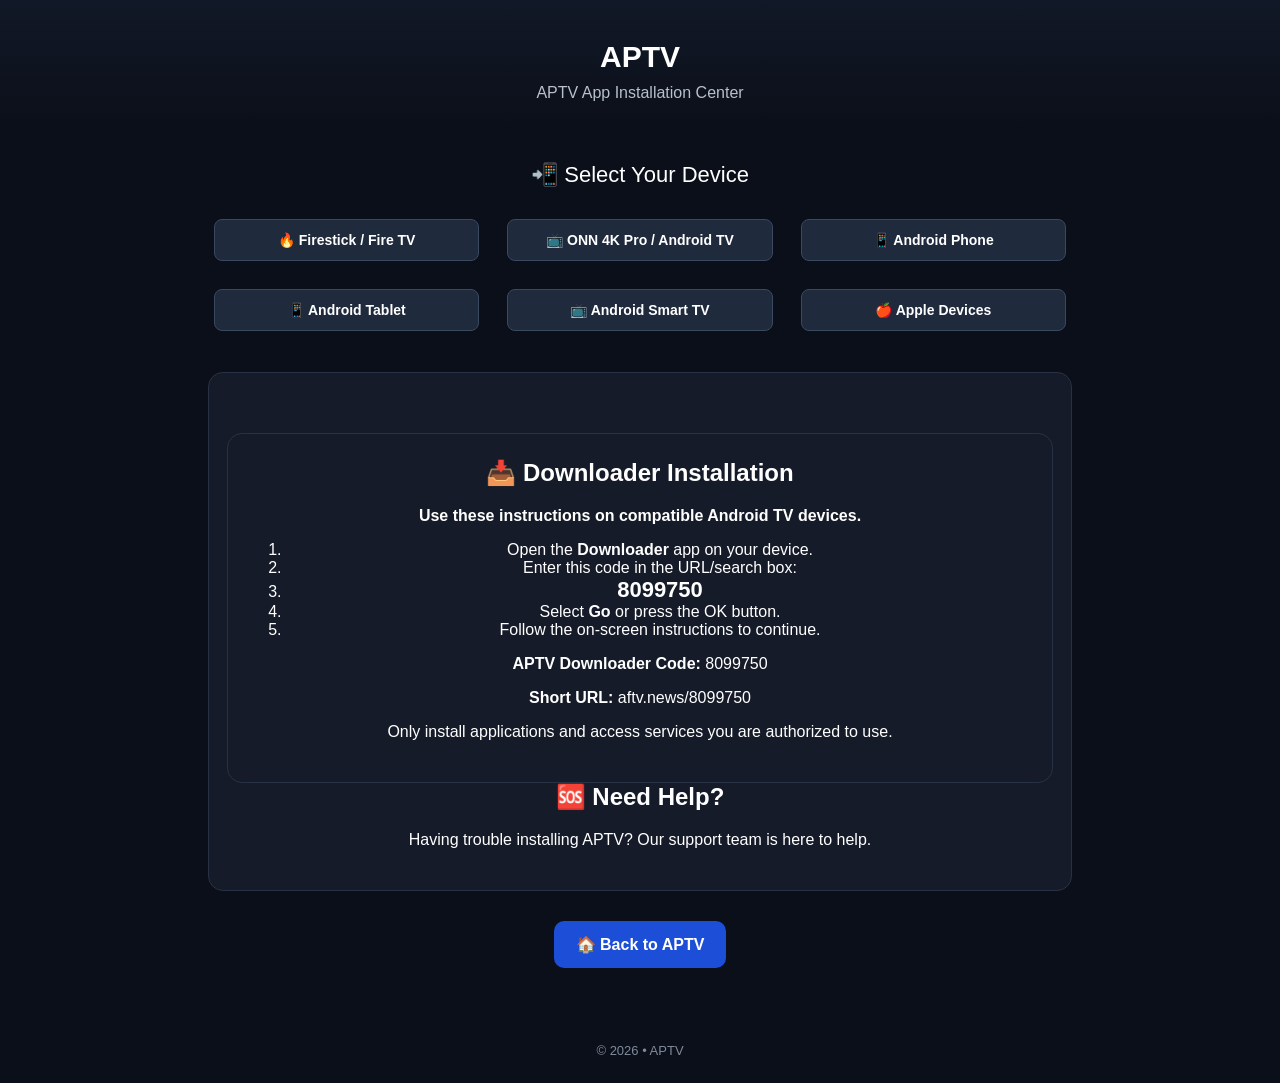
<file: install.html>
<!DOCTYPE html>
<html lang="en">
<head>
  <meta charset="UTF-8">
  <meta name="viewport" content="width=device-width, initial-scale=1.0">
  <title>APTV App Installation Center</title>

  <style>
    * {
      box-sizing: border-box;
    }

    body {
      margin: 0;
      font-family: Arial, sans-serif;
      background: #0b0f19;
      color: white;
      text-align: center;
    }

    header {
      padding: 35px 20px 25px;
      background: linear-gradient(180deg, #111827, #0b0f19);
    }

    .flag {
      font-size: 42px;
      margin-bottom: 10px;
    }

    h1 {
      margin: 5px 0;
      font-size: 30px;
    }

    .subtitle {
      color: #b8c0cc;
      font-size: 16px;
      margin-top: 10px;
    }

    .container {
      max-width: 900px;
      margin: auto;
      padding: 25px 18px 50px;
    }

    .section-title {
      font-size: 22px;
      margin: 10px 0 25px;
    }

    .devices {
      display: grid;
      grid-template-columns: repeat(auto-fit, minmax(230px, 1fr));
      gap: 16px;
    }

    .device {
      background: #151b28;
      border: 1px solid #293244;
      border-radius: 15px;
      padding: 25px 15px;
      text-decoration: none;
      color: white;
      display: block;
      transition: 0.2s;
    }

    .device:hover {
      transform: translateY(-3px);
      border-color: #3b82f6;
      background: #1b2434;
    }

    .icon {
      font-size: 42px;
      margin-bottom: 12px;
    }

    .device h2 {
      font-size: 18px;
      margin: 8px 0;
    }

    .device p {
      color: #aeb7c5;
      font-size: 14px;
      margin: 0;
      line-height: 1.5;
    }

    .buttons {
      margin-top: 30px;
      display: flex;
      flex-wrap: wrap;
      justify-content: center;
      gap: 12px;
    }

    .button {
      display: inline-block;
      padding: 14px 22px;
      border-radius: 10px;
      text-decoration: none;
      color: white;
      font-weight: bold;
      background: #1d4ed8;
    }

    .button:hover {
      background: #2563eb;
    }

    .help {
      margin-top: 35px;
      padding: 25px 18px;
      background: #151b28;
      border-radius: 15px;
      border: 1px solid #293244;
    }

    .help h2 {
      margin-top: 0;
    }

    footer {
      padding: 25px;
      color: #7f8a9b;
      font-size: 13px;
    }
 footer {
    padding: 25px;
    color: #7f8a9b;
    font-size: 13px;
}

.install-button {
    display: inline-block;
    padding: 12px 18px;
    margin: 6px;
    background: #202a3d;
    border: 1px solid #3a4860;
    border-radius: 8px;
    color: white;
    text-decoration: none;
    font-weight: bold;
    font-size: 14px;
    transition: 0.2s;
}

.install-button:hover {
    background: #c8102e;
    border-color: #c8102e;
}
</style>
</head>

<body>

 <header>
    <h1>APTV</h1>
    <div class="subtitle">APTV App Installation Center</div>
</header>

  <main class="container">

   <div class="section-title">
  📲 Select Your Device
</div>

<div class="devices">

  <a href="firestick.html" class="install-button">
    🔥 Firestick / Fire TV
  </a>

  <a href="onn.html" class="install-button">
    📺 ONN 4K Pro / Android TV
  </a>

  <a href="android-phone.html" class="install-button">
    📱 Android Phone
  </a>

  <a href="android-tablet.html" class="install-button">
    📱 Android Tablet
  </a>

  <a href="android-tv.html" class="install-button">
    📺 Android Smart TV
  </a>

  <a href="apple.html" class="install-button">
    🍎 Apple Devices
  </a>

</div>

<div class="help"><div class="help">
  <h2>📥 Downloader Installation</h2>

  <p><strong>Use these instructions on compatible Android TV devices.</strong></p>

  <ol>
    <li>Open the <strong>Downloader</strong> app on your device.</li>
    <li>Enter this code in the URL/search box:</li>
    <li>
      <strong style="font-size: 22px;">8099750</strong>
    </li>
    <li>Select <strong>Go</strong> or press the OK button.</li>
    <li>Follow the on-screen instructions to continue.</li>
  </ol>

  <p>
    <strong>APTV Downloader Code:</strong> 8099750
  </p>

  <p>
    <strong>Short URL:</strong> aftv.news/8099750
  </p>

  <p class="note">
    Only install applications and access services you are authorized to use.
  </p>
</div>
  <h2>🆘 Need Help?</h2>
  <p>
    Having trouble installing APTV? Our support team is here to help.
  </p>
</div>

<div class="buttons">
  <a href="index.html" class="button">🏠 Back to APTV</a>
</div>
  </main>

  <footer>
    © 2026 • APTV
  </footer>

</body>
</html>
</file>
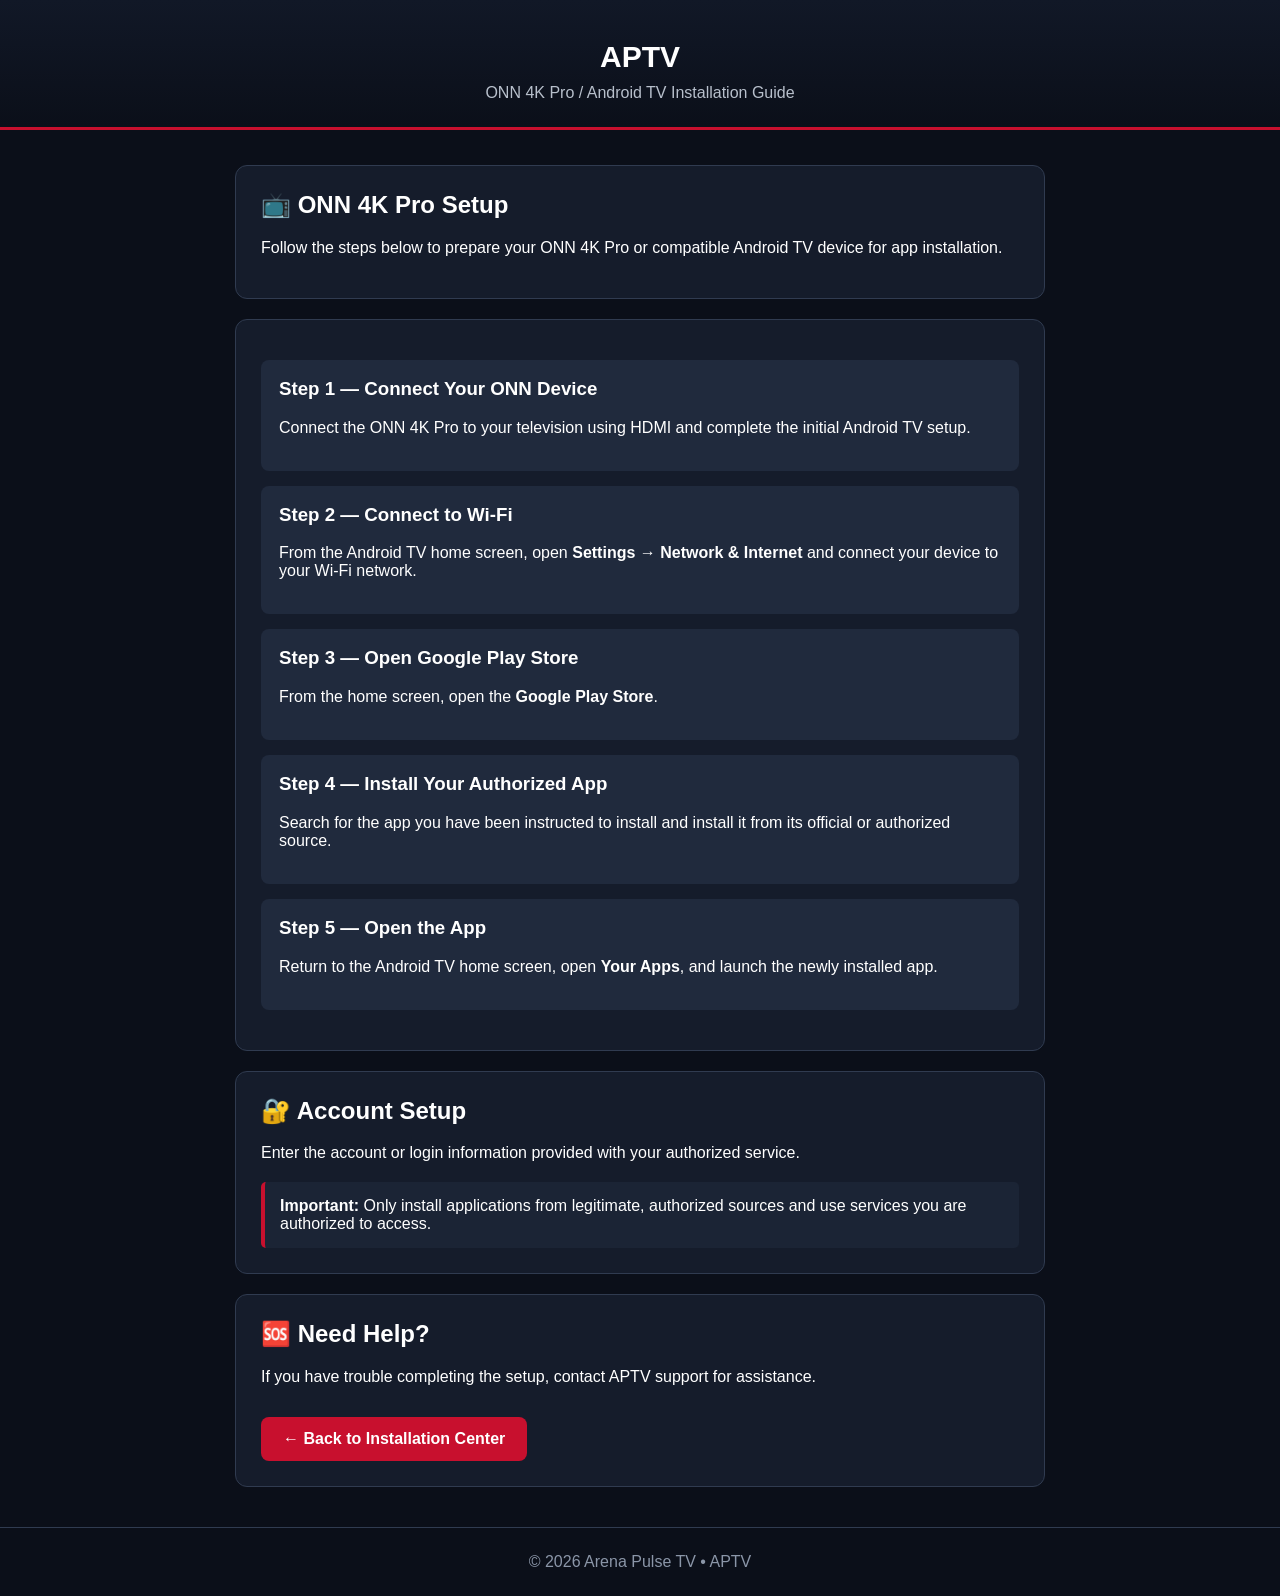
<file: onn.html>
<!DOCTYPE html>
<html lang="en">
<head>
<meta charset="UTF-8">
<meta name="viewport" content="width=device-width, initial-scale=1.0">

<title>APTV ONN 4K Pro Installation Guide</title>

<style>
* {
    box-sizing: border-box;
}

body {
    margin: 0;
    font-family: Arial, sans-serif;
    background: #0b0f19;
    color: white;
    text-align: center;
}

header {
    padding: 35px 20px 25px;
    background: linear-gradient(180deg, #111827, #0b0f19);
    border-bottom: 3px solid #c8102e;
}

.flag {
    font-size: 42px;
    margin-bottom: 10px;
}

h1 {
    margin: 5px 0;
    font-size: 30px;
}

.subtitle {
    color: #b8c0cc;
    font-size: 16px;
    margin-top: 10px;
}

.container {
    max-width: 850px;
    margin: 35px auto;
    padding: 0 20px;
}

.card {
    background: #151c2b;
    border: 1px solid #303b50;
    border-radius: 12px;
    padding: 25px;
    margin-bottom: 20px;
    text-align: left;
}

.card h2 {
    margin-top: 0;
    color: white;
}

.step {
    background: #202a3d;
    border-radius: 8px;
    padding: 18px;
    margin: 15px 0;
}

.step h3 {
    margin-top: 0;
    color: #ffffff;
}

.note {
    background: #1b2435;
    border-left: 4px solid #c8102e;
    padding: 15px;
    margin-top: 20px;
    border-radius: 5px;
}

.button {
    display: inline-block;
    margin-top: 15px;
    padding: 13px 22px;
    background: #c8102e;
    color: white;
    text-decoration: none;
    border-radius: 8px;
    font-weight: bold;
}

.button:hover {
    opacity: 0.9;
}

footer {
    margin-top: 40px;
    padding: 25px;
    color: #8b96a8;
    border-top: 1px solid #303b50;
}
</style>
</head>

<body>

<header>
    
    <h1>APTV</h1>
    <div class="subtitle">ONN 4K Pro / Android TV Installation Guide</div>
</header>

<main class="container">

    <div class="card">
        <h2>📺 ONN 4K Pro Setup</h2>
        <p>
            Follow the steps below to prepare your ONN 4K Pro or compatible
            Android TV device for app installation.
        </p>
    </div>

    <div class="card">

        <div class="step">
            <h3>Step 1 — Connect Your ONN Device</h3>
            <p>
                Connect the ONN 4K Pro to your television using HDMI and
                complete the initial Android TV setup.
            </p>
        </div>

        <div class="step">
            <h3>Step 2 — Connect to Wi-Fi</h3>
            <p>
                From the Android TV home screen, open
                <strong>Settings → Network & Internet</strong> and connect
                your device to your Wi-Fi network.
            </p>
        </div>

        <div class="step">
            <h3>Step 3 — Open Google Play Store</h3>
            <p>
                From the home screen, open the
                <strong>Google Play Store</strong>.
            </p>
        </div>

        <div class="step">
            <h3>Step 4 — Install Your Authorized App</h3>
            <p>
                Search for the app you have been instructed to install and
                install it from its official or authorized source.
            </p>
        </div>

        <div class="step">
            <h3>Step 5 — Open the App</h3>
            <p>
                Return to the Android TV home screen, open
                <strong>Your Apps</strong>, and launch the newly installed app.
            </p>
        </div>

    </div>

    <div class="card">
        <h2>🔐 Account Setup</h2>
        <p>
            Enter the account or login information provided with your
            authorized service.
        </p>

        <div class="note">
            <strong>Important:</strong> Only install applications from
            legitimate, authorized sources and use services you are
            authorized to access.
        </div>
    </div>

    <div class="card">
        <h2>🆘 Need Help?</h2>
        <p>
            If you have trouble completing the setup, contact APTV support
            for assistance.
        </p>

        <a href="install.html" class="button">
            ← Back to Installation Center
        </a>
    </div>

</main>

<footer>
    © 2026 Arena Pulse TV • APTV
</footer>

</body>
</html>
</file>
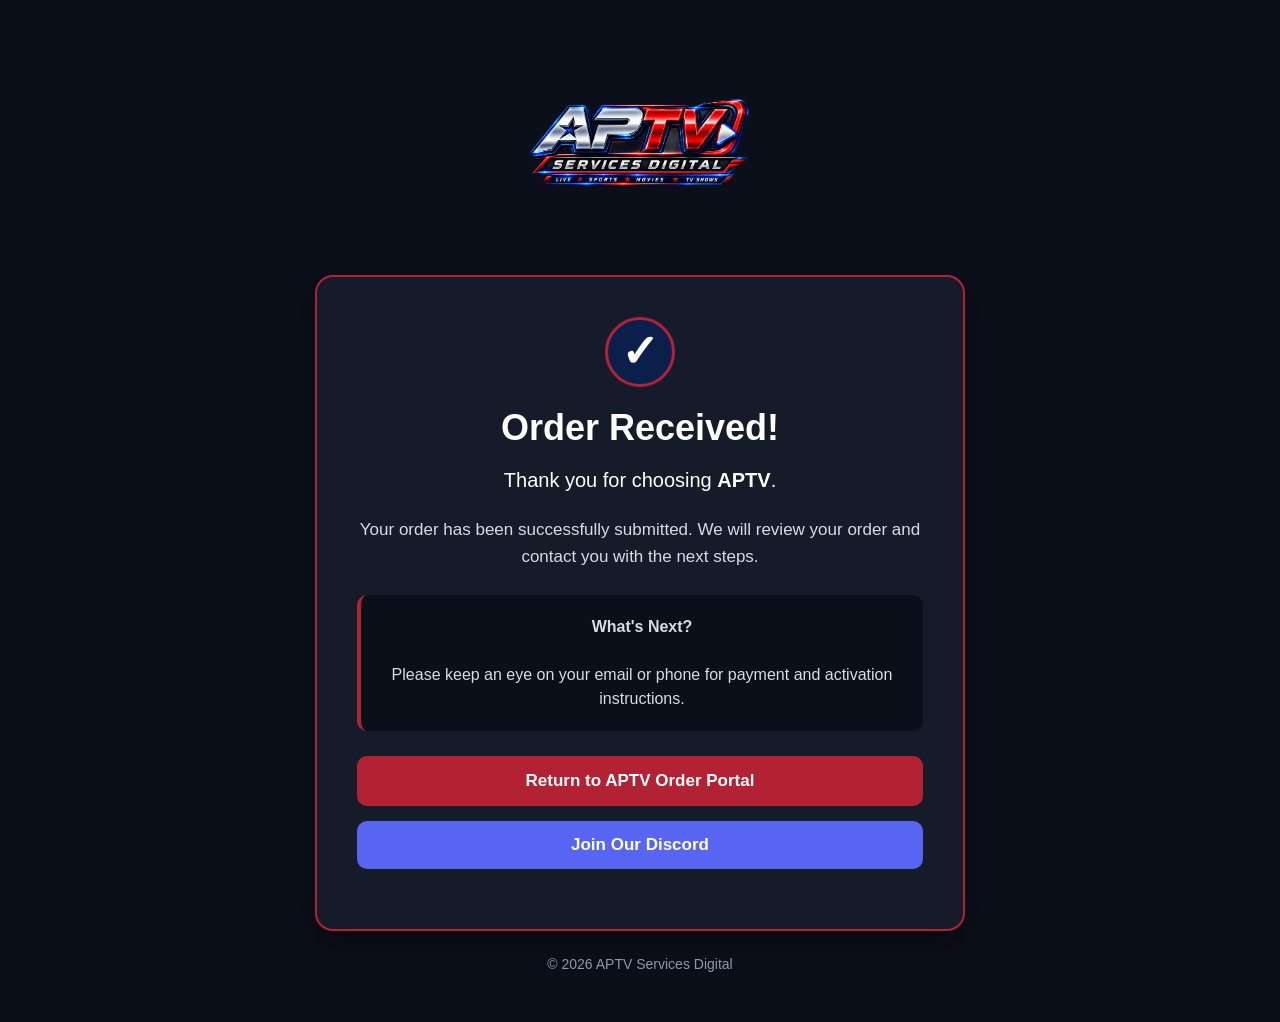
<file: thank-you.html>
<!DOCTYPE html>
<html lang="en">
<head>
    <meta charset="UTF-8">
    <meta name="viewport" content="width=device-width, initial-scale=1.0">

    <title>APTV - Order Received</title>

    <link rel="stylesheet" href="style.css">
</head>

<body>

    <div class="thank-you-page">

        <img src="APTV.png"
             alt="APTV Services Digital"
             class="thank-you-logo">

        <div class="thank-you-card">

            <div class="success-icon">✓</div>

            <h1>Order Received!</h1>

            <p class="thank-you-main">
                Thank you for choosing <strong>APTV</strong>.
            </p>

            <p>
                Your order has been successfully submitted.
                We will review your order and contact you with
                the next steps.
            </p>

            <div class="thank-you-box">
                <strong>What's Next?</strong>
                <br><br>
                Please keep an eye on your email or phone for
                payment and activation instructions.
            </div>

            <a href="index.html" class="return-button">
                Return to APTV Order Portal
            </a>

            <a href="https://discord.gg/vufUwr9aj"
               class="discord-button"
               target="_blank">
                Join Our Discord
            </a>

        </div>

        <p class="copyright">
            © 2026 APTV Services Digital
        </p>

    </div>

</body>
</html>
</file>
<file: style.css>
* {
    box-sizing: border-box;
    margin: 0;
    padding: 0;
}

body {
   
    font-family: Arial, sans-serif;
    background: #0b0f19;
    color: #f5f5f5;
    min-height: 100vh;
}

header {
    background: #080d18;
    padding: 30px 20px;
    text-align: center;
    color: white;
    border-bottom: 4px solid #b22234;
}

header h1 {
    font-size: 36px;
    margin: 10px 0;
    color: white;
}

header p {
    color: white;
    font-size: 18px;
    margin: 0;
}


.container {
    max-width: 700px;
    margin: 30px auto;
    padding: 20px;
}

.card {
    background: #151b28;
    border-radius: 15px;
    padding: 30px;
    box-shadow: 0 5px 20px rgba(0, 0, 0, 0.15);
}

h1 {
    font-size: 34px;
    margin-bottom: 10px;
}

h2 {
    margin-bottom: 10px;
}

p {
    margin-bottom: 20px;
}

form {
    margin-top: 20px;
}

label {
    display: block;
    font-weight: bold;
    margin-bottom: 7px;
}

input,
select,
textarea {
    width: 100%;
    padding: 13px;
    border: 1px solid #ccc;
    border-radius: 8px;
    font-size: 16px;
    margin-bottom: 18px;
}

textarea {
    resize: vertical;
}

button {
    width: 100%;
    padding: 15px;
    border: none;
    border-radius: 8px;
    background: #b22234;
    color: white;
    font-size: 18px;
    font-weight: bold;
    cursor: pointer;
}

button:hover {
    background: #8f1828;
}

@media (max-width: 600px) {
    .container {
        margin: 15px auto;
        padding: 10px;
    }

    .card {
        padding: 20px;
    }

    h1 {
        font-size: 28px;
    }
}
.price-box {
    display: flex;
    justify-content: space-between;
    align-items: center;
    margin: 10px 0 25px;
    padding: 18px 20px;
    background: #0b1f4d;
    border-radius: 10px;
    color: white;
    border-left: 6px solid #b22234;
}

.price-box span {
    font-size: 18px;
    font-weight: bold;
}

.price-box strong {
    font-size: 26px;
    color: white;
}.logo {
    display: block;
    width: 420px;
    max-width: 90%;
    height: auto;
    margin: 0 auto 15px;
}
}.option-buttons {
    display: grid;
    grid-template-columns: repeat(2, 1fr);
    gap: 10px;
    margin-bottom: 22px;
}

.option-btn {
    width: 100%;
    padding: 14px 10px;
    border: 2px solid #0b1f4d;
    border-radius: 9px;
    background: white;
    color: #0b1f4d;
    font-size: 16px;
    font-weight: bold;
    cursor: pointer;
    transition: 0.2s;
}

.option-btn:hover {
    background: #f0f3f8;
}

.option-btn.selected {
    background: #0b1f4d;
    color: white;
    border-color: #b22234;
    box-shadow: 0 0 0 2px #b22234;
}

.device-buttons {
    grid-template-columns: repeat(3, 1fr);
}

@media (max-width: 600px) {
    .option-buttons {
        grid-template-columns: 2fr;
    }

    .device-buttons {
        grid-template-columns: repeat(2, 1fr);
    }
}.plan-buttons .option-btn {
    display: flex;
    flex-direction: column;
    align-items: center;
    justify-content: center;
    gap: 6px;
    min-height: 75px;
}

.plan-buttons .option-btn strong {
    font-size: 17px;
}

.plan-buttons .option-btn span {
    font-size: 15px;
    font-weight: normal;
}.device-buttons .option-btn {
    display: flex;
    flex-direction: column;
    align-items: center;
    justify-content: center;
    gap: 5px;
    min-height: 75px;
}

.device-buttons .device-price {
    font-size: 16px;
    font-weight: bold;
}.order-summary {
    margin-top: 20px;
    padding: 20px;
    background: #f4f6fa;
    border: 2px solid #0b1f4d;
    border-radius: 10px;
}

.order-summary h3 {
    margin-bottom: 15px;
    color: #0b1f4d;
    text-align: center;
    font-size: 21px;
}

.order-summary p {
    display: flex;
    justify-content: space-between;
    margin-bottom: 10px;
}

.order-summary .summary-total {
    margin-top: 15px;
    padding-top: 15px;
    border-top: 2px solid #ccc;
    font-size: 20px;
    color: #b22234;
}

.order-summary .summary-total span {
    font-weight: bold;
}.confirmation-card {
    text-align: center;
    border-top: 6px solid #b22234;
    border-bottom: 6px solid #0b1f4d;
}

.confirmation-card h2 {
    color: #0b1f4d;
    font-size: 30px;
    margin-bottom: 20px;
}

.confirmation-card p {
    font-size: 17px;
    line-height: 1.6;
}

.confirmation-message {
    margin: 25px 0;
    padding: 18px;
    background: #f4f6fa;
    border-radius: 10px;
    border: 2px solid #0b1f4d;
    color: #0b1f4d;
}

.return-button {
    display: inline-block;
    padding: 15px 25px;
    background: #b22234;
    color: white;
    text-decoration: none;
    border-radius: 10px;
    font-size: 17px;
    font-weight: bold;
}

.return-button:hover {
    background: #8f1828;
}input,
select,
textarea {
    background: #202838;
    color: white;
    border-color: #3b465a;
}

input::placeholder,
textarea::placeholder {
    color: #9da6b5;
}

label {
    color: white;
}.order-summary {
    background: #202838;
    border-color: #3b465a;
}

.order-summary h3 {
    color: white;
}

.order-summary p {
    color: #d5d9e0;
}

.order-summary .summary-total {
    color: #ff4b5c;
}.price-box {
    background: #0b1f4d;
    color: white;
    border-left-color: #b22234;
}

.price-box span,
.price-box strong {
    color: white;
}.option-btn {
    background: #202838;
    color: white;
    border-color: #3b465a;
}

.option-btn:hover {
    background: #293448;
    border-color: #b22234;
}

.option-btn.selected {
    background: #0b1f4d;
    color: white;
    border-color: #b22234;
}.card h2 {
    color: white;
    font-size: 28px;
    text-align: center;
    margin-bottom: 15px;
}

.card > p {
    color: #cbd2dc;
    text-align: center;
}button[type="submit"] {
    width: 100%;
    padding: 16px;
    margin-top: 20px;
    background: #b22234;
    color: white;
    border: 2px solid #ff4b5c;
    border-radius: 10px;
    font-size: 18px;
    font-weight: bold;
    cursor: pointer;
    transition: 0.2s;
}

button[type="submit"]:hover {
    background: #8f1828;
    transform: translateY(-1px);
}.discord-button {
    display: block;
    width: 100%;
    margin: 15px 0 20px;
    padding: 14px;
    background: #5865F2;
    color: white;
    text-align: center;
    text-decoration: none;
    border-radius: 10px;
    font-size: 17px;
    font-weight: bold;
    transition: 0.2s;
}

.discord-button:hover {
    background: #4752C4;
    transform: translateY(-1px);
}.payment-buttons {
    grid-template-columns: repeat(2, 1fr);
    margin-bottom: 20px;
}

.payment-buttons .option-btn {
    min-height: 55px;
    font-size: 16px;
}

.payment-buttons .option-btn.selected {
    background: #0b1f4d;
    border-color: #b22234;
    box-shadow: 0 0 0 2px #b22234;
}

@media (max-width: 600px) {
    .payment-buttons {
        grid-template-columns: 1fr;
    }
}/* APTV Thank You Page */

.thank-you-page {
    min-height: 100vh;
    display: flex;
    flex-direction: column;
    align-items: center;
    justify-content: center;
    padding: 30px 20px;
    text-align: center;
}

.thank-you-logo {
    width: 220px;
    max-width: 80%;
    margin-bottom: 25px;
}

.thank-you-card {
    width: 100%;
    max-width: 650px;
    background: #151b28;
    border: 2px solid #b22234;
    border-radius: 18px;
    padding: 40px;
    box-shadow: 0 8px 30px rgba(0, 0, 0, 0.4);
}

.success-icon {
    width: 70px;
    height: 70px;
    margin: 0 auto 20px;
    border-radius: 50%;
    background: #0b1f4d;
    border: 3px solid #b22234;
    color: white;
    font-size: 45px;
    font-weight: bold;
    line-height: 64px;
}

.thank-you-card h1 {
    color: white;
    font-size: 36px;
    margin: 10px 0 15px;
}

.thank-you-card p {
    color: #d7dce5;
    font-size: 17px;
    line-height: 1.6;
}

.thank-you-main {
    font-size: 20px !important;
    color: white !important;
}

.thank-you-box {
    margin: 25px 0;
    padding: 20px;
    background: #0b0f19;
    border-left: 4px solid #b22234;
    border-radius: 10px;
    color: #d7dce5;
    line-height: 1.5;
}

.return-button {
    display: block;
    width: 100%;
    padding: 15px;
    margin-top: 20px;
    background: #b22234;
    color: white;
    text-decoration: none;
    border-radius: 10px;
    font-size: 17px;
    font-weight: bold;
}

.return-button:hover {
    background: #8f1828;
}

.thank-you-page .discord-button {
    width: 100%;
    margin-top: 15px;
}

.copyright {
    margin-top: 25px;
    color: #8f98a8;
    font-size: 14px;
}

@media (max-width: 600px) {

    .thank-you-card {
        padding: 25px 20px;
    }

    .thank-you-card h1 {
        font-size: 30px;
    }

    .thank-you-logo {
        width: 180px;
    }
}/* APTV Mobile Optimization */

@media (max-width: 600px) {

    body {
        font-size: 15px;
    }

    header {
        padding: 20px 15px;
    }

    header h1 {
        font-size: 28px;
    }

    header p {
        font-size: 15px;
    }

    .logo {
        width: 180px;
    }

    .container {
        width: 100%;
        padding: 15px;
    }

    .card {
        padding: 22px 16px;
        border-radius: 12px;
    }

    .card h2 {
        font-size: 24px;
    }

    input,
    select,
    textarea {
        font-size: 16px;
        padding: 13px;
    }

    .option-buttons {
        grid-template-columns: 1fr 1fr;
        gap: 8px;
    }

    .option-btn {
        min-height: 65px;
        padding: 10px 6px;
        font-size: 14px;
    }

    .plan-buttons .option-btn strong {
        font-size: 15px;
    }

    .plan-buttons .option-btn span,
    .device-buttons .device-price {
        font-size: 13px;
    }

    .payment-buttons {
        grid-template-columns: 1fr 1fr;
    }

    .price-box {
        padding: 18px;
    }

    .price-box strong {
        font-size: 25px;
    }

    .order-summary {
        padding: 16px;
    }

    .order-summary p {
        font-size: 14px;
    }

    button[type="submit"] {
        min-height: 55px;
        font-size: 17px;
    }

    .discord-button {
        min-height: 50px;
        line-height: 22px;
    }
}.submit-button {
    width: 100%;
    margin-top: 20px;
    padding: 16px;
    border: 2px solid #e51e3e;
    border-radius: 8px;
    background: #c51f3a;
    color: #ffffff;
    font-size: 18px;
    font-weight: 800;
    cursor: pointer;
}

.submit-button:hover {
    background: #e51e3e;
}.install-buttons {
    display: flex;
    flex-wrap: wrap;
    justify-content: center;
    gap: 8px;
}

.install-button {
    display: inline-block;
    padding: 10px 16px;
    background: #c8102e;
    color: white;
    text-decoration: none;
    border-radius: 7px;
    font-weight: bold;
    font-size: 14px;
}.customer-type {
    margin-bottom: 25px;
    text-align: center;
}

.customer-type h3 {
    margin-bottom: 15px;
}

.customer-type label {
    display: inline-block;
    margin: 0 8px;
    padding: 12px 22px;
    border: 2px solid #d90429;
    border-radius: 8px;
    cursor: pointer;
    font-weight: bold;
    color: white;
}

.customer-type input[type="radio"] {
    width: auto;
    margin-right: 8px;
}

.customer-type label:has(input:checked) {
    background: #d90429;
    border-color: #ffffff;
}
/* Existing customer field */
#existingCustomerField {
    margin: 10px auto 20px;
    max-width: 100%;
    text-align: left;
}

#existingCustomerField label {
    display: block;
    margin-bottom: 8px;
    padding: 0;
    border: none;
    border-radius: 0;
    color: white;
    font-weight: bold;
    text-align: left;
}

#existingCustomerField input {
    width: 100%;
    box-sizing: border-box;
    padding: 12px;
}
.plan-buttons {
    display: grid;
    grid-template-columns: repeat(2, 1fr);
    gap: 10px;
}
/* Final plan and device layout fix */
.plan-buttons {
    display: grid !important;
    grid-template-columns: repeat(2, 1fr) !important;
    gap: 10px !important;
}

.device-buttons {
    display: grid !important;
    grid-template-columns: repeat(3, 1fr) !important;
    gap: 10px !important;
}
/* Final device layout fix */
.device-buttons {
    display: grid !important;
    grid-template-columns: repeat(3, 1fr) !important;
    gap: 10px !important;
}
/* ===== APTV MODERN OPTION CARDS ===== */

.option-buttons {
    display: grid;
    gap: 10px;
    margin-top: 10px;
}

.device-buttons {
    grid-template-columns: repeat(5, 1fr);
}

/* Subscription cards */
.plan-buttons {
    grid-template-columns: repeat(4, 1fr);
}

/* All option cards */
.option-btn {
    min-height: 74px;
    padding: 14px 10px;
    border-radius: 10px;
    border: 2px solid #35445d;
    background: #202a3a;
    color: #ffffff;
    font-size: 15px;
    font-weight: 700;
    cursor: pointer;
    transition: all 0.2s ease;
}

.option-btn:hover {
    border-color: #e21d35;
    transform: translateY(-2px);
}

.option-btn.selected,
.option-btn.active {
    background: #102a63;
    border-color: #d51f38;
    box-shadow: 0 0 0 1px #d51f38;
}

/* Price box */
.price-box {
    margin-top: 12px;
    min-height: 66px;
    padding: 0 25px;
    border-left: 5px solid #d51f38;
    border-radius: 10px;
    background: #0d2860;
    display: flex;
    align-items: center;
    justify-content: space-between;
    color: #ffffff;
}

.price-box span {
    font-size: 17px;
    font-weight: 700;
}

.price-box strong {
    font-size: 26px;
    font-weight: 800;
}

/* ===== CENTER THE TWO BOTTOM BUTTONS ===== */

.form-actions {
    display: flex;
    justify-content: center;
    align-items: center;
    gap: 18px;
    width: 100%;
    margin: 25px auto 0;
}

.form-actions button {
    min-width: 265px;
}

/* Mobile */
@media (max-width: 700px) {
    .device-buttons {
        grid-template-columns: repeat(2, 1fr);
    }

    .plan-buttons {
        grid-template-columns: repeat(2, 1fr);
    }

    .form-actions {
        flex-direction: column;
        gap: 12px;
    }

    .form-actions button {
        width: 100%;
        min-width: 0;
    }
}/* ===== APTV MODERN OPTION CARDS ===== */

.option-buttons {
    display: grid;
    gap: 10px;
    margin-top: 10px;
}

.device-buttons {
    grid-template-columns: repeat(5, 1fr);
}

/* Subscription cards */
.plan-buttons {
    grid-template-columns: repeat(4, 1fr);
}

/* All option cards */
.option-btn {
    min-height: 74px;
    padding: 14px 10px;
    border-radius: 10px;
    border: 2px solid #35445d;
    background: #202a3a;
    color: #ffffff;
    font-size: 15px;
    font-weight: 700;
    cursor: pointer;
    transition: all 0.2s ease;
}

.option-btn:hover {
    border-color: #e21d35;
    transform: translateY(-2px);
}

.option-btn.selected,
.option-btn.active {
    background: #102a63;
    border-color: #d51f38;
    box-shadow: 0 0 0 1px #d51f38;
}

/* Price box */
.price-box {
    margin-top: 12px;
    min-height: 66px;
    padding: 0 25px;
    border-left: 5px solid #d51f38;
    border-radius: 10px;
    background: #0d2860;
    display: flex;
    align-items: center;
    justify-content: space-between;
    color: #ffffff;
}

.price-box span {
    font-size: 17px;
    font-weight: 700;
}

.price-box strong {
    font-size: 26px;
    font-weight: 800;
}

/* ===== CENTER THE TWO BOTTOM BUTTONS ===== */

.form-actions {
    display: flex;
    justify-content: center;
    align-items: center;
    gap: 18px;
    width: 100%;
    margin: 25px auto 0;
}

.form-actions button {
    min-width: 265px;
}

/* Mobile */
@media (max-width: 700px) {
    .device-buttons {
        grid-template-columns: repeat(2, 1fr);
    }

    .plan-buttons {
        grid-template-columns: repeat(2, 1fr);
    }

    .form-actions {
        flex-direction: column;
        gap: 12px;
    }

    .form-actions button {
        width: 100%;
        min-width: 0;
    }
}
</file>
